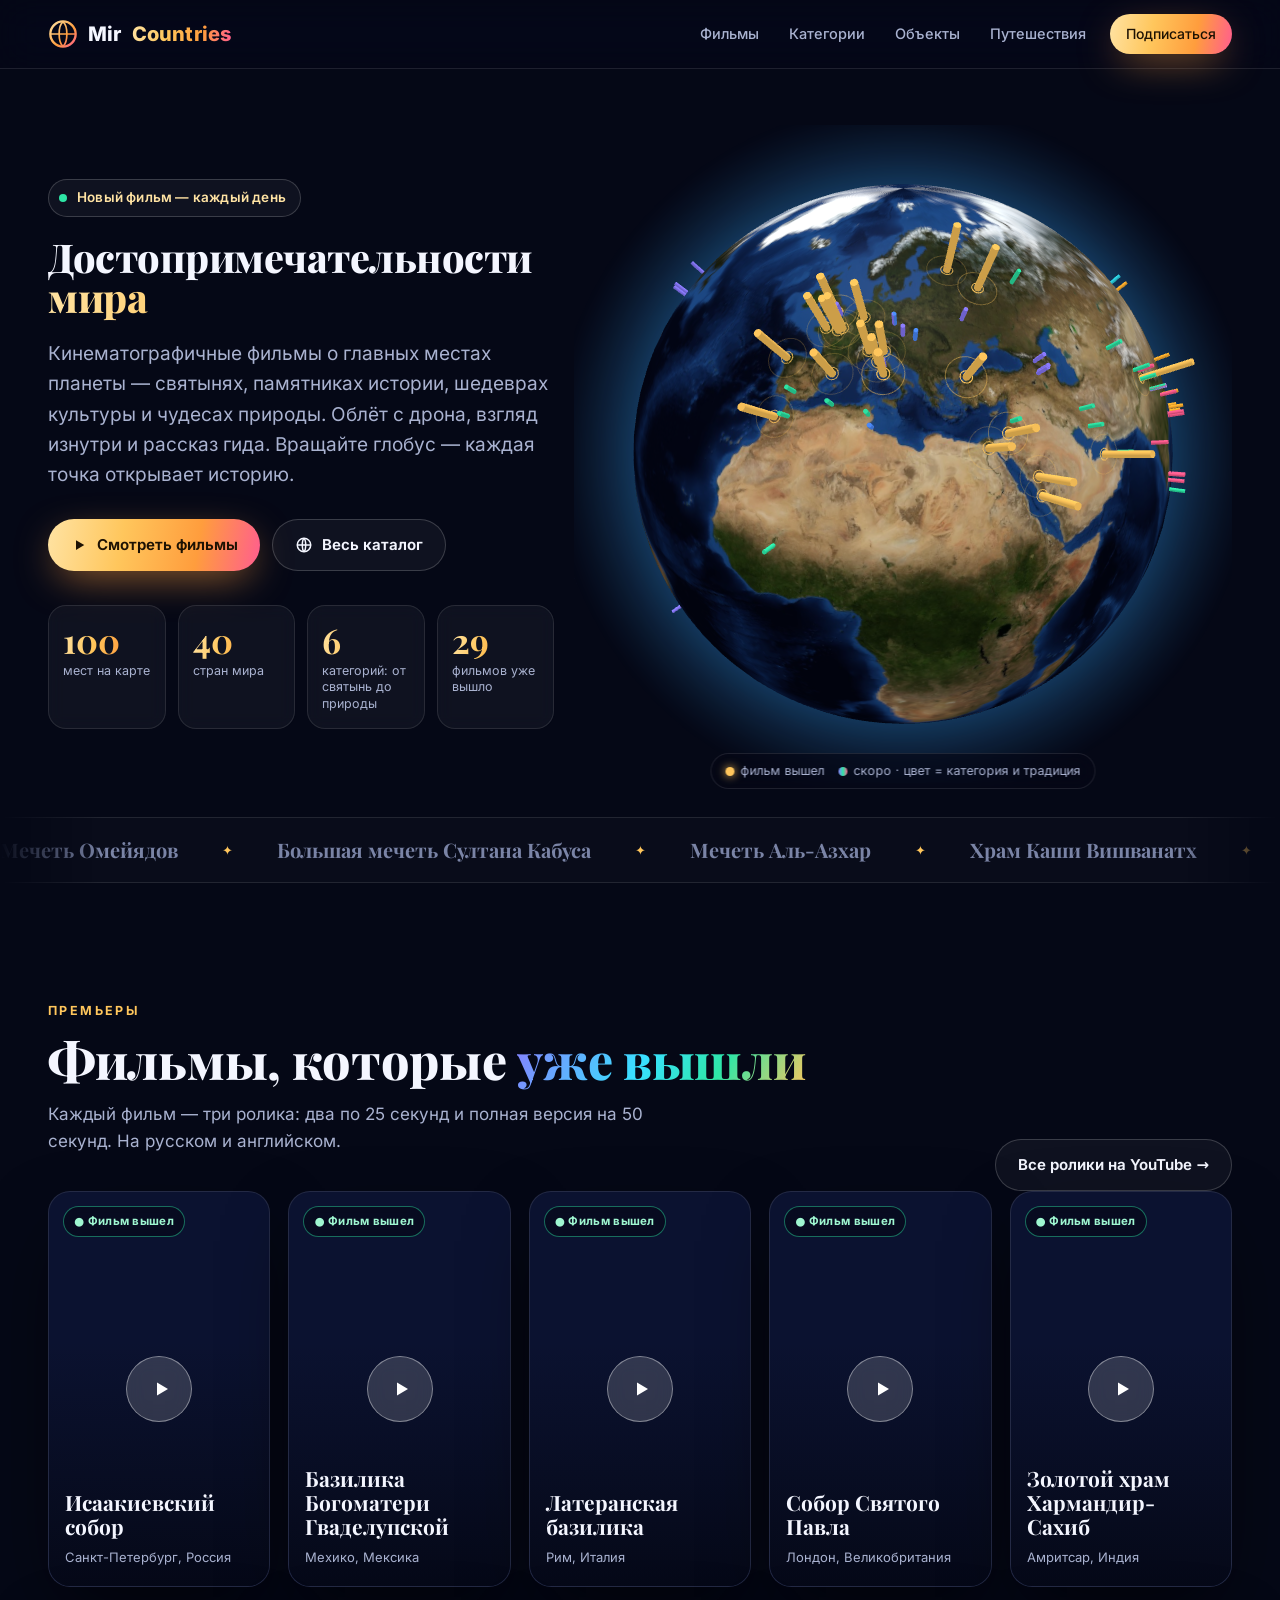
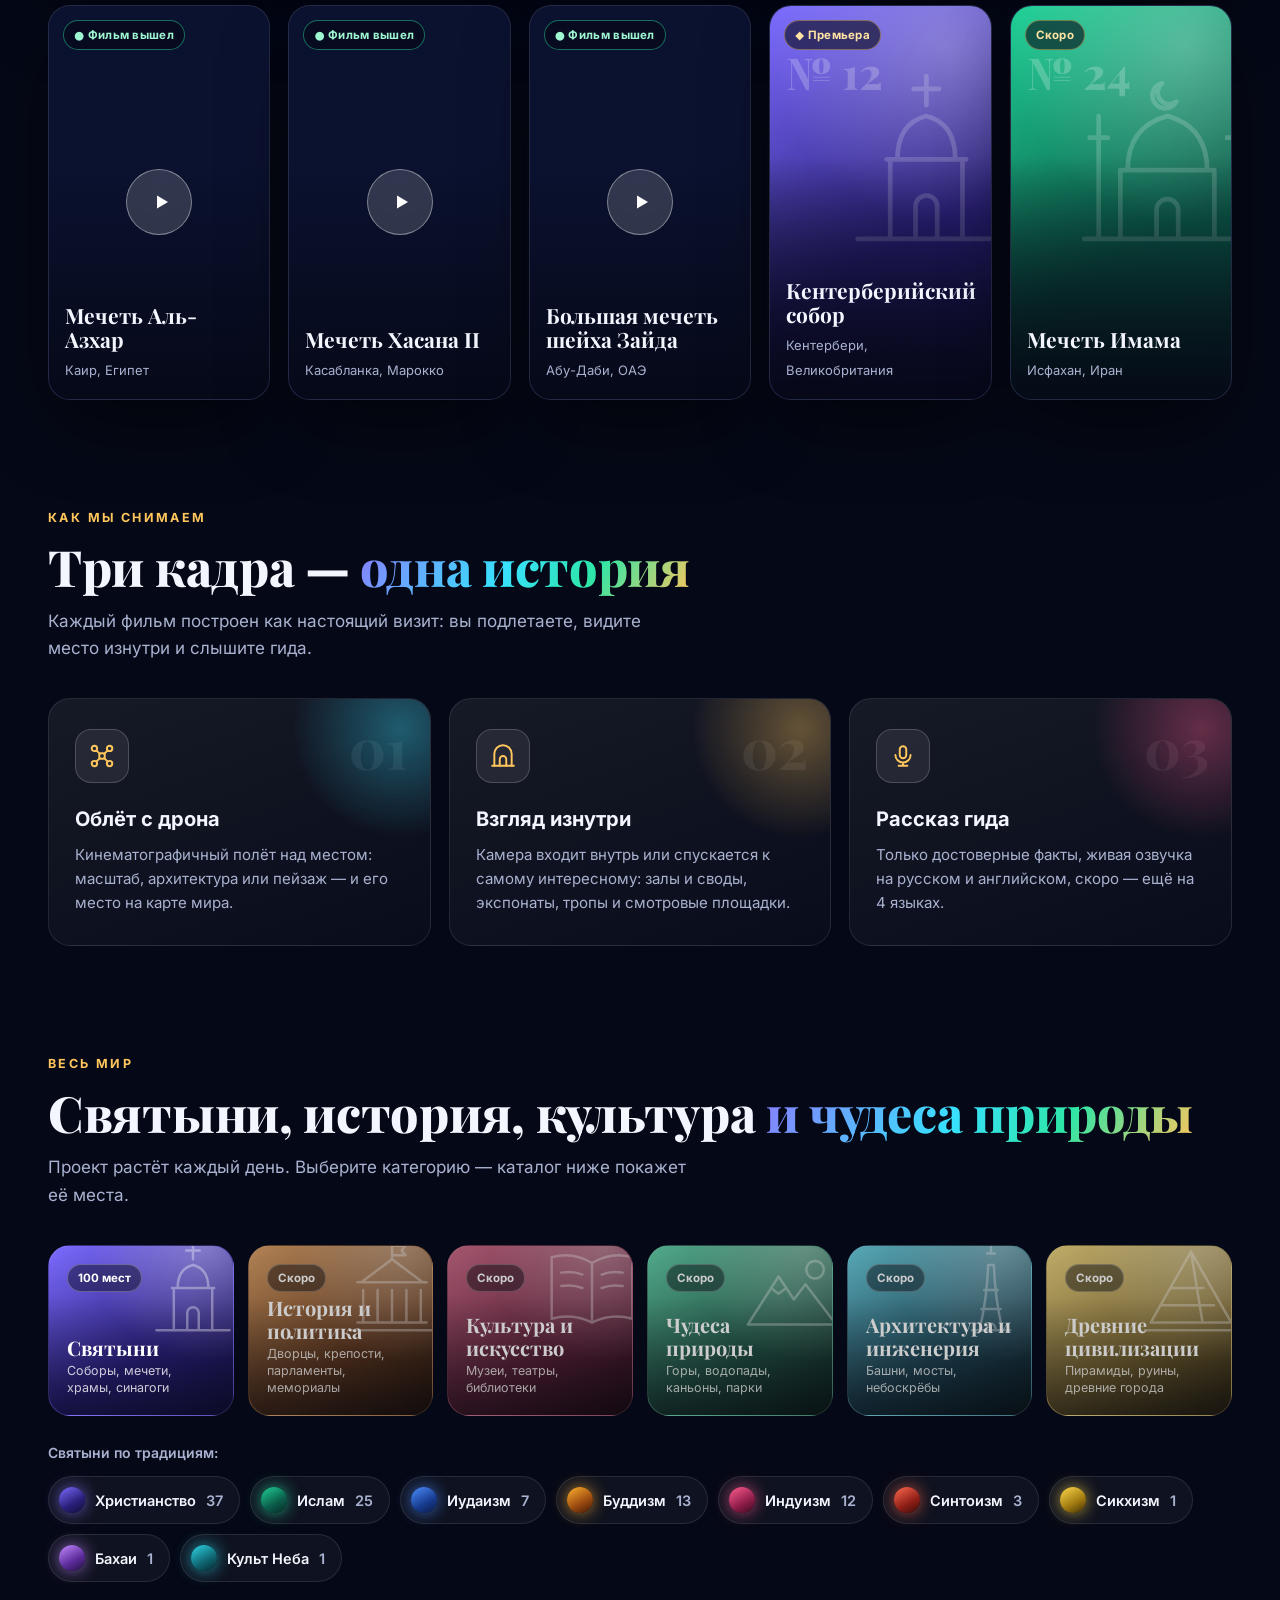
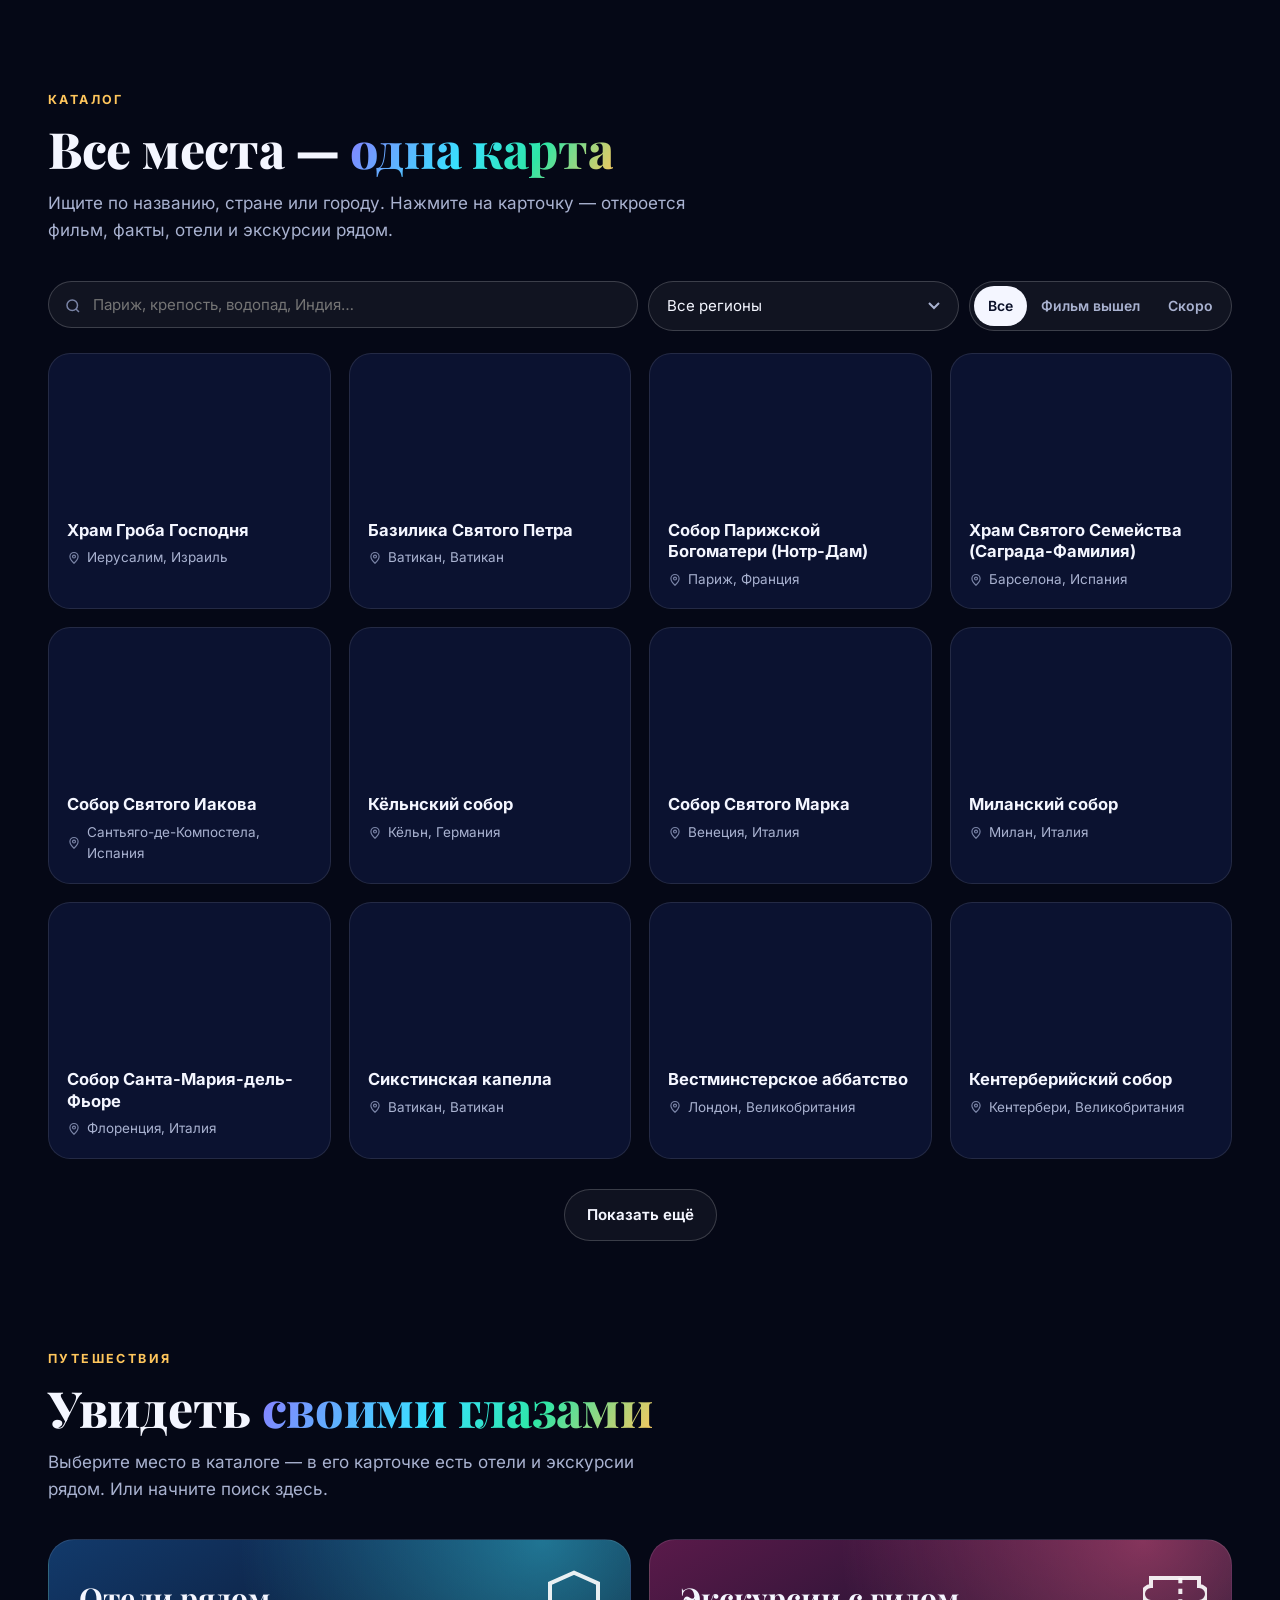
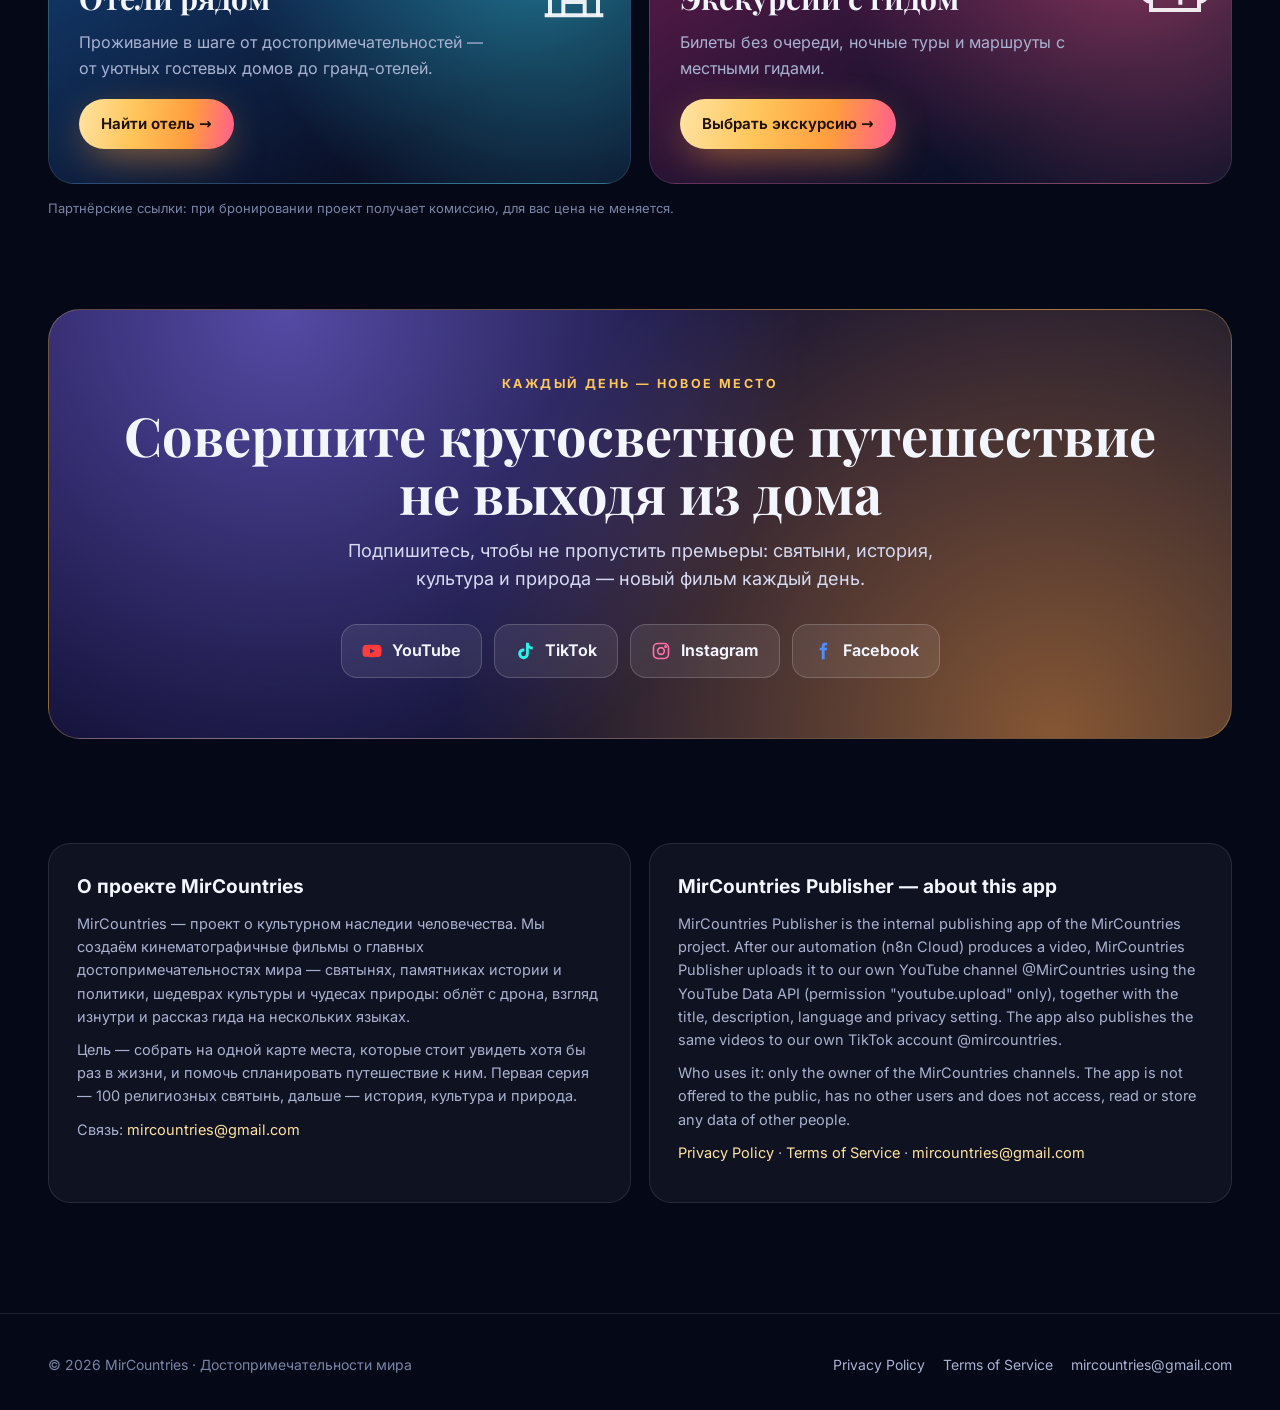
<file: index.html>
<!doctype html>
<html lang="ru">
<head>
<meta charset="utf-8">
<meta name="viewport" content="width=device-width, initial-scale=1">
<title>MirCountries — достопримечательности мира в кинематографичных фильмах</title>
<meta name="description" content="MirCountries: кинематографичные фильмы о главных достопримечательностях мира — святынях, памятниках истории, шедеврах культуры и чудесах природы. Облёт с дрона, взгляд изнутри и рассказ гида на нескольких языках. Интерактивный 3D-глобус, отели и экскурсии рядом.">
<meta name="keywords" content="достопримечательности мира, чудеса света, что посмотреть, святыни мира, исторические места, музеи мира, чудеса природы, путешествия, 3D глобус, MirCountries, world landmarks, wonders of the world">
<meta name="theme-color" content="#050816">
<link rel="canonical" href="https://www.mircountries.com/">
<meta property="og:site_name" content="MirCountries">
<meta property="og:title" content="MirCountries — достопримечательности мира">
<meta property="og:description" content="Кинематографичные фильмы о главных местах планеты: святыни, история, культура и природа. Дрон, взгляд изнутри, рассказ гида. Интерактивный 3D-глобус.">
<meta property="og:url" content="https://www.mircountries.com/">
<meta property="og:type" content="website">
<meta property="og:locale" content="ru_RU">
<meta name="twitter:card" content="summary_large_image">
<link rel="preload" href="/assets/fonts/playfair-display-cyrillic-800-normal.woff2" as="font" type="font/woff2" crossorigin>
<link rel="preload" href="/assets/fonts/inter-cyrillic-wght-normal.woff2" as="font" type="font/woff2" crossorigin>
<link rel="icon" href="data:image/svg+xml,%3Csvg xmlns='http://www.w3.org/2000/svg' viewBox='0 0 32 32'%3E%3Cdefs%3E%3ClinearGradient id='g' x1='0' y1='0' x2='1' y2='1'%3E%3Cstop offset='0' stop-color='%23ffe3a3'/%3E%3Cstop offset='.6' stop-color='%23ff9d3d'/%3E%3Cstop offset='1' stop-color='%23ff5d8f'/%3E%3C/linearGradient%3E%3C/defs%3E%3Ccircle cx='16' cy='16' r='14' fill='%23050816' stroke='url(%23g)' stroke-width='3'/%3E%3Cpath d='M4 16h24M16 2c5 4 5 24 0 28M16 2c-5 4-5 24 0 28' fill='none' stroke='url(%23g)' stroke-width='2'/%3E%3C/svg%3E">
<link rel="stylesheet" href="/style.css">
<script type="application/ld+json">
{"@context":"https://schema.org","@graph":[
 {"@type":"Organization","name":"MirCountries","url":"https://www.mircountries.com/","email":"mircountries@gmail.com",
  "sameAs":["https://www.youtube.com/@MirCountries","https://www.tiktok.com/@mircountries","https://www.instagram.com/mircountries","https://www.facebook.com/profile.php?id=61595357645916"]},
 {"@type":"WebSite","name":"MirCountries","url":"https://www.mircountries.com/","inLanguage":["ru","en"]}
]}
</script>
<!-- Travelpayouts Drive (marker 589223) -->
<script nowprocket data-noptimize="1" data-cfasync="false" data-wpfc-render="false" seraph-accel-crit="1" data-no-defer="1" data-cmp-ab="2">
  (function () {
      var script = document.createElement("script");
      script.async = 1;
      script.setAttribute("data-cmp-ab","2");
      script.src = 'https://tpembars.com/NTg5MjIz.js?t=589223';
      document.head.appendChild(script);
  })();
</script>
</head>
<body>
<div class="cosmos" aria-hidden="true"></div>

<header class="top"><div class="wrap">
  <a class="logo" href="/" aria-label="MirCountries — на главную">
    <svg class="mark" viewBox="0 0 32 32" aria-hidden="true"><defs><linearGradient id="lg" x1="0" y1="0" x2="1" y2="1"><stop offset="0" stop-color="#ffe3a3"/><stop offset=".6" stop-color="#ff9d3d"/><stop offset="1" stop-color="#ff5d8f"/></linearGradient></defs><circle cx="16" cy="16" r="13.5" fill="none" stroke="url(#lg)" stroke-width="2.5"/><path d="M3 16h26M16 3c5.5 4 5.5 22 0 26M16 3c-5.5 4-5.5 22 0 26" fill="none" stroke="url(#lg)" stroke-width="1.8"/></svg><span style="background:none;color:var(--text)">Mir</span><span>Countries</span>
  </a>
  <nav aria-label="Основное меню">
    <a href="#films">Фильмы</a>
    <a href="#categories" class="opt">Категории</a>
    <a href="#objects">Объекты</a>
    <a href="#travel" class="opt">Путешествия</a>
    <a class="btn primary sm" href="https://www.youtube.com/@MirCountries?sub_confirmation=1" target="_blank" rel="noopener">Подписаться</a>
  </nav>
</div></header>

<main>
  <section class="hero">
    <div class="aurora a1"></div><div class="aurora a2"></div><div class="aurora a3"></div>
    <div class="wrap">
      <div class="reveal">
        <span class="eyebrow"><span class="dot"></span>Новый фильм — каждый день</span>
        <h1>Достопримечательности <span class="gr">мира</span></h1>
        <p class="lead">Кинематографичные фильмы о главных местах планеты — святынях, памятниках истории, шедеврах культуры и чудесах природы. Облёт с дрона, взгляд изнутри и рассказ гида. Вращайте глобус — каждая точка открывает историю.</p>
        <div class="cta">
          <a class="btn primary" href="#films"><svg viewBox="0 0 24 24" fill="currentColor" aria-hidden="true"><path d="M8 5.5v13l11-6.5z"/></svg>Смотреть фильмы</a>
          <a class="btn" href="#objects"><svg viewBox="0 0 24 24" fill="none" stroke="currentColor" stroke-width="2" aria-hidden="true"><circle cx="12" cy="12" r="9"/><path d="M3 12h18M12 3c3 3 3 15 0 18M12 3c-3 3-3 15 0 18"/></svg>Весь каталог</a>
        </div>
        <div class="stats">
          <div class="stat"><b data-count id="sTotal">0</b><span>мест на карте</span></div>
          <div class="stat"><b data-count id="sCountries">0</b><span>стран мира</span></div>
          <div class="stat"><b data-count id="sCats">0</b><span>категорий: от святынь до природы</span></div>
          <div class="stat"><b data-count id="sDone">0</b><span>фильмов уже вышло</span></div>
        </div>
      </div>
      <div class="globe-box reveal">
        <div id="globe" role="img" aria-label="Интерактивный 3D-глобус с достопримечательностями мира"></div>
        <div class="globe-legend"><span><i style="background:#ffc65c;box-shadow:0 0 10px #ffc65c"></i>фильм вышел</span><span><i style="background:linear-gradient(90deg,#8b7bff,#2ee6a6,#ff5d8f)"></i>скоро · цвет = категория и традиция</span></div>
      </div>
    </div>
    <div class="marquee" aria-hidden="true"><div class="track" id="marquee"></div></div>
  </section>

  <section class="block" id="films">
    <div class="wrap">
      <div class="head-row reveal">
        <div>
          <span class="kicker">Премьеры</span>
          <h2 class="title">Фильмы, которые <em>уже вышли</em></h2>
          <p class="sub">Каждый фильм — три ролика: два по 25 секунд и полная версия на 50 секунд. На русском и английском.</p>
        </div>
        <a class="btn" href="https://www.youtube.com/@MirCountries/shorts" target="_blank" rel="noopener">Все ролики на YouTube →</a>
      </div>
      <div class="films reveal" id="films-grid"></div>
    </div>
  </section>

  <section class="block" id="how">
    <div class="wrap">
      <div class="reveal">
        <span class="kicker">Как мы снимаем</span>
        <h2 class="title">Три кадра — <em>одна история</em></h2>
        <p class="sub">Каждый фильм построен как настоящий визит: вы подлетаете, видите место изнутри и слышите гида.</p>
      </div>
      <div class="steps">
        <div class="step reveal" style="--c:#38e1ff"><span class="n">01</span><div class="ic"><svg viewBox="0 0 24 24" fill="none" stroke="currentColor" stroke-width="1.8" stroke-linecap="round" aria-hidden="true"><circle cx="5" cy="5" r="2.5"/><circle cx="19" cy="5" r="2.5"/><circle cx="5" cy="19" r="2.5"/><circle cx="19" cy="19" r="2.5"/><path d="M7 7l3 3M17 7l-3 3M7 17l3-3M17 17l-3-3"/><rect x="9.5" y="9.5" width="5" height="5" rx="1.2"/></svg></div><h3>Облёт с дрона</h3><p>Кинематографичный полёт над местом: масштаб, архитектура или пейзаж — и его место на карте мира.</p></div>
        <div class="step reveal" style="--c:#ffc65c"><span class="n">02</span><div class="ic"><svg viewBox="0 0 24 24" fill="none" stroke="currentColor" stroke-width="1.8" stroke-linecap="round" aria-hidden="true"><path d="M4 21V10a8 8 0 0 1 16 0v11"/><path d="M9 21v-6a3 3 0 0 1 6 0v6"/><path d="M2 21h20"/></svg></div><h3>Взгляд изнутри</h3><p>Камера входит внутрь или спускается к самому интересному: залы и своды, экспонаты, тропы и смотровые площадки.</p></div>
        <div class="step reveal" style="--c:#ff5d8f"><span class="n">03</span><div class="ic"><svg viewBox="0 0 24 24" fill="none" stroke="currentColor" stroke-width="1.8" stroke-linecap="round" aria-hidden="true"><rect x="9" y="3" width="6" height="11" rx="3"/><path d="M5 11a7 7 0 0 0 14 0M12 18v3M8 21h8"/></svg></div><h3>Рассказ гида</h3><p>Только достоверные факты, живая озвучка на русском и английском, скоро — ещё на 4 языках.</p></div>
      </div>
    </div>
  </section>

  <section class="block" id="categories">
    <div class="wrap">
      <div class="reveal">
        <span class="kicker">Весь мир</span>
        <h2 class="title">Святыни, история, культура <em>и чудеса природы</em></h2>
        <p class="sub">Проект растёт каждый день. Выберите категорию — каталог ниже покажет её места.</p>
      </div>
      <div class="cats reveal" id="cats"></div>
      <div class="faith-row reveal" id="faithRow"><span class="faith-label">Святыни по традициям:</span><div class="faiths" id="faiths"></div></div>
    </div>
  </section>

  <section class="block" id="objects">
    <div class="wrap">
      <div class="reveal">
        <span class="kicker">Каталог</span>
        <h2 class="title">Все места — <em>одна карта</em></h2>
        <p class="sub">Ищите по названию, стране или городу. Нажмите на карточку — откроется фильм, факты, отели и экскурсии рядом.</p>
      </div>
      <div class="toolbar reveal">
        <label class="search"><svg viewBox="0 0 24 24" fill="none" stroke="currentColor" stroke-width="2" aria-hidden="true"><circle cx="11" cy="11" r="7"/><path d="M20 20l-4-4"/></svg><input id="q" type="search" placeholder="Париж, крепость, водопад, Индия…" aria-label="Поиск по объектам"></label>
        <select id="region" aria-label="Регион"><option value="">Все регионы</option></select>
        <div class="seg" role="group" aria-label="Статус">
          <button type="button" data-status="" aria-pressed="true">Все</button>
          <button type="button" data-status="DONE" aria-pressed="false">Фильм вышел</button>
          <button type="button" data-status="SOON" aria-pressed="false">Скоро</button>
        </div>
      </div>
      <div class="grid" id="grid" aria-live="polite"></div>
      <div class="more"><button class="btn" id="moreBtn" type="button">Показать ещё</button></div>
    </div>
  </section>

  <section class="block" id="travel">
    <div class="wrap">
      <div class="reveal">
        <span class="kicker">Путешествия</span>
        <h2 class="title">Увидеть <em>своими глазами</em></h2>
        <p class="sub">Выберите место в каталоге — в его карточке есть отели и экскурсии рядом. Или начните поиск здесь.</p>
      </div>
      <div class="travel">
        <a class="tcard h reveal" href="https://www.trip.com/hotels/" target="_blank" rel="sponsored noopener">
          <svg class="big" viewBox="0 0 24 24" fill="none" stroke="currentColor" stroke-width="1.5" aria-hidden="true"><path d="M3 20V8l9-4 9 4v12"/><path d="M8 20v-5h8v5M8 10h.01M12 10h.01M16 10h.01"/><path d="M1 20h22"/></svg>
          <h3>Отели рядом</h3><p>Проживание в шаге от достопримечательностей — от уютных гостевых домов до гранд-отелей.</p><span class="btn primary">Найти отель →</span>
        </a>
        <a class="tcard e reveal" href="https://www.getyourguide.com/" target="_blank" rel="sponsored noopener">
          <svg class="big" viewBox="0 0 24 24" fill="none" stroke="currentColor" stroke-width="1.5" aria-hidden="true"><path d="M3 9a2 2 0 0 0 0 6v3h18v-3a2 2 0 0 0 0-6V6H3z"/><path d="M14 6v12" stroke-dasharray="2 2"/></svg>
          <h3>Экскурсии с гидом</h3><p>Билеты без очереди, ночные туры и маршруты с местными гидами.</p><span class="btn primary">Выбрать экскурсию →</span>
        </a>
      </div>
      <p class="note">Партнёрские ссылки: при бронировании проект получает комиссию, для вас цена не меняется.</p>

      <div class="subscribe reveal">
        <span class="kicker">Каждый день — новое место</span>
        <h2>Совершите кругосветное путешествие <br>не выходя из дома</h2>
        <p>Подпишитесь, чтобы не пропустить премьеры: святыни, история, культура и природа — новый фильм каждый день.</p>
        <div class="socials">
          <a class="soc yt" href="https://www.youtube.com/@MirCountries?sub_confirmation=1" target="_blank" rel="noopener"><svg viewBox="0 0 24 24" fill="currentColor" aria-hidden="true"><path d="M23 7.2a3 3 0 0 0-2.1-2.1C19 4.6 12 4.6 12 4.6s-7 0-8.9.5A3 3 0 0 0 1 7.2 31 31 0 0 0 .5 12 31 31 0 0 0 1 16.8a3 3 0 0 0 2.1 2.1c1.9.5 8.9.5 8.9.5s7 0 8.9-.5a3 3 0 0 0 2.1-2.1c.4-1.6.5-4.8.5-4.8s0-3.2-.5-4.8zM9.7 15.1V8.9l5.8 3.1z"/></svg>YouTube</a>
          <a class="soc tt" href="https://www.tiktok.com/@mircountries" target="_blank" rel="noopener"><svg viewBox="0 0 24 24" fill="currentColor" aria-hidden="true"><path d="M16.6 2h-3.4v13.4a2.9 2.9 0 1 1-2.9-2.9c.3 0 .6 0 .9.1V9.1a6.4 6.4 0 1 0 5.4 6.3V8.6a8 8 0 0 0 4.6 1.5V6.7a4.7 4.7 0 0 1-4.6-4.7z"/></svg>TikTok</a>
          <a class="soc ig" href="https://www.instagram.com/mircountries" target="_blank" rel="noopener"><svg viewBox="0 0 24 24" fill="none" stroke="currentColor" stroke-width="2" aria-hidden="true"><rect x="3" y="3" width="18" height="18" rx="5"/><circle cx="12" cy="12" r="4"/><circle cx="17.5" cy="6.5" r=".8" fill="currentColor"/></svg>Instagram</a>
          <a class="soc fb" href="https://www.facebook.com/profile.php?id=61595357645916" target="_blank" rel="noopener"><svg viewBox="0 0 24 24" fill="currentColor" aria-hidden="true"><path d="M14 8V6.3c0-.8.2-1.3 1.4-1.3H17V2h-2.6C11.3 2 10.5 3.9 10.5 6.1V8H8v3h2.5v11H14V11h2.7l.4-3z"/></svg>Facebook</a>
        </div>
      </div>
    </div>
  </section>

  <section class="block" id="about">
    <div class="wrap about">
      <div class="box reveal">
        <h3>О проекте MirCountries</h3>
        <p>MirCountries — проект о культурном наследии человечества. Мы создаём кинематографичные фильмы о главных достопримечательностях мира — святынях, памятниках истории и политики, шедеврах культуры и чудесах природы: облёт с дрона, взгляд изнутри и рассказ гида на нескольких языках.</p>
        <p>Цель — собрать на одной карте места, которые стоит увидеть хотя бы раз в жизни, и помочь спланировать путешествие к ним. Первая серия — 100 религиозных святынь, дальше — история, культура и природа.</p>
        <p>Связь: <a href="mailto:mircountries@gmail.com">mircountries@gmail.com</a></p>
      </div>
      <div class="box reveal">
        <h3>MirCountries Publisher — about this app</h3>
        <p>MirCountries Publisher is the internal publishing app of the MirCountries project. After our automation (n8n Cloud) produces a video, MirCountries Publisher uploads it to our own YouTube channel @MirCountries using the YouTube Data API (permission "youtube.upload" only), together with the title, description, language and privacy setting. The app also publishes the same videos to our own TikTok account @mircountries.</p>
        <p>Who uses it: only the owner of the MirCountries channels. The app is not offered to the public, has no other users and does not access, read or store any data of other people.</p>
        <p><a href="/privacy-policy">Privacy Policy</a> · <a href="/terms-of-service">Terms of Service</a> · <a href="mailto:mircountries@gmail.com">mircountries@gmail.com</a></p>
      </div>
    </div>
  </section>
</main>

<footer><div class="wrap">
  <span>© 2026 MirCountries · Достопримечательности мира</span>
  <nav><a href="/privacy-policy">Privacy Policy</a><a href="/terms-of-service">Terms of Service</a><a href="mailto:mircountries@gmail.com">mircountries@gmail.com</a></nav>
</div></footer>

<dialog class="modal" id="modal" aria-labelledby="mTitle">
  <button class="mclose" type="button" aria-label="Закрыть" onclick="closeModal()">×</button>
  <div class="mbox" id="mbox"></div>
</dialog>

<script src="/objects.js"></script>
<script src="/assets/globe.gl.min.js"></script>
<script>
// ---------- Данные ----------
const FAITHS = {
  christian: { label: 'Христианство', c: '#8b7bff', g: 'linear-gradient(150deg,#7b6cff,#2a1f7a 60%,#120e3a)', glyph: 'church' },
  islam:     { label: 'Ислам',        c: '#2ee6a6', g: 'linear-gradient(150deg,#1fd197,#0b5d4a 60%,#062b25)', glyph: 'mosque' },
  judaism:   { label: 'Иудаизм',      c: '#4d8dff', g: 'linear-gradient(150deg,#4d8dff,#173c8f 60%,#0b1a45)', glyph: 'star' },
  buddhism:  { label: 'Буддизм',      c: '#ffb02e', g: 'linear-gradient(150deg,#ffb02e,#9a4a0f 60%,#3d1806)', glyph: 'stupa' },
  hinduism:  { label: 'Индуизм',      c: '#ff5d8f', g: 'linear-gradient(150deg,#ff5d8f,#8f1d4a 60%,#3a0a1f)', glyph: 'shikhara' },
  shinto:    { label: 'Синтоизм',     c: '#ff6a4d', g: 'linear-gradient(150deg,#ff6a4d,#8f1f17 60%,#3a0b08)', glyph: 'torii' },
  sikh:      { label: 'Сикхизм',      c: '#ffd84d', g: 'linear-gradient(150deg,#ffd84d,#a07a10 60%,#3d2c05)', glyph: 'dome' },
  bahai:     { label: 'Бахаи',        c: '#c38bff', g: 'linear-gradient(150deg,#c38bff,#5b2b9a 60%,#22103d)', glyph: 'lotus' },
  china:     { label: 'Культ Неба',   c: '#2ed6e6', g: 'linear-gradient(150deg,#2ed6e6,#0f6470 60%,#06272c)', glyph: 'heaven' },
};
const GLYPHS = {
  church: 'M50 4v16M43 11h14M34 50Q34 30 50 26Q66 30 66 50M28 50h44M30 50v44h40V50M44 94V76a6 6 0 0 1 12 0v18M12 94h76',
  mosque: 'M47 8a7 7 0 1 0 8 10a6 6 0 0 1-8-10zM28 56Q28 32 50 26Q72 32 72 56M24 56h52v38H24zM12 94V38M7 38h10M12 38v-12M88 94V38M83 38h10M88 38v-12M44 94V78a6 6 0 0 1 12 0v16M4 94h92',
  star: 'M50 12L82 68H18zM50 88L18 32H82zM8 96h84',
  stupa: 'M50 4v14M45 18h10M42 24h16M30 56Q30 30 50 28Q70 30 70 56M22 56h56M18 68h64M14 80h72M10 92h80',
  shikhara: 'M50 4v8M38 94V44Q50 8 62 44v50M40 56h20M39 70h22M38 84h24M24 94V62Q30 50 38 54M76 94V62Q70 50 62 54M10 94h80',
  torii: 'M8 22Q50 12 92 22M16 34h68M26 20v76M74 20v76M44 34v-14M56 34v-14M8 96h84',
  dome: 'M50 8v12M30 52Q30 26 50 20Q70 26 70 52M24 52h52v42H24zM14 94V60M86 94V60M10 60h8M82 60h8M44 94V78a6 6 0 0 1 12 0v16M4 94h92',
  lotus: 'M50 18Q63 44 50 72Q37 44 50 18zM50 72Q30 58 20 34Q42 40 50 72M50 72Q70 58 80 34Q58 40 50 72M50 72Q24 68 6 52Q30 48 50 72M50 72Q76 68 94 52Q70 48 50 72M12 86h76',
  heaven: 'M50 4v8M30 26Q50 10 70 26zM36 26v10h28V26M22 46Q50 30 78 46zM28 46v12h44V46M14 70Q50 52 86 70zM22 70v18h56V70M6 94h88',
  palace: 'M50 6v14M50 6h14l-4 5 4 5H50M18 44L50 20L82 44zM14 44h72M20 52v34M35 52v34M50 52v34M65 52v34M80 52v34M14 86h72M8 94h84',
  book: 'M50 24Q30 12 8 18v64q22-6 42 4q20-10 42-4V18Q70 12 50 24zM50 24v62M18 34q12-2 22 2M18 48q12-2 22 2M60 36q10-4 22-2M60 50q10-4 22-2',
  mountain: 'M4 88L36 38l16 24 12-16 32 42zM28 50l8 6 8-6M74 22a9 9 0 1 0 .01 0',
  tower: 'M50 4v10M46 14h8M38 94Q46 60 47 26h6q1 34 9 68M43 52h14M40 72h20M45 94a5 7 0 0 1 10 0M30 94h40',
  pyramid: 'M50 12L92 86H8zM50 12l12 74M29 50h34M18 68h56M2 94h96',
};
// Категории мест. Новые объекты: 8-й элемент строки в objects.js — код категории (по умолчанию religion).
const CATS = {
  religion:     { label: 'Святыни',                 desc: 'Соборы, мечети, храмы, синагоги',      c: '#8b7bff', g: 'linear-gradient(150deg,#7b6cff,#2a1f7a 60%,#120e3a)', glyph: 'church' },
  history:      { label: 'История и политика',      desc: 'Дворцы, крепости, парламенты, мемориалы', c: '#ff9d3d', g: 'linear-gradient(150deg,#ff9d3d,#8a3d0c 60%,#351605)', glyph: 'palace' },
  culture:      { label: 'Культура и искусство',    desc: 'Музеи, театры, библиотеки',           c: '#ff5d8f', g: 'linear-gradient(150deg,#ff5d8f,#8f1d4a 60%,#3a0a1f)', glyph: 'book' },
  nature:       { label: 'Чудеса природы',          desc: 'Горы, водопады, каньоны, парки',      c: '#2ee6a6', g: 'linear-gradient(150deg,#2ee6a6,#0b6b4f 60%,#052b22)', glyph: 'mountain' },
  architecture: { label: 'Архитектура и инженерия', desc: 'Башни, мосты, небоскрёбы',            c: '#38e1ff', g: 'linear-gradient(150deg,#38e1ff,#0d5a78 60%,#05222f)', glyph: 'tower' },
  ancient:      { label: 'Древние цивилизации',     desc: 'Пирамиды, руины, древние города',     c: '#ffd84d', g: 'linear-gradient(150deg,#ffd84d,#9a7410 60%,#3d2c05)', glyph: 'pyramid' },
};
const REGIONS = {
  'Европа': ['Ватикан','Франция','Испания','Германия','Италия','Великобритания','Венгрия','Чехия','Австрия','Украина','Россия'],
  'Ближний Восток': ['Израиль','Иерусалим','Турция','Саудовская Аравия','ОАЭ','Иран','Сирия','Оман'],
  'Кавказ и Средняя Азия': ['Грузия','Армения','Узбекистан'],
  'Африка': ['Марокко','Египет','Тунис','Мали','Алжир'],
  'Южная Азия': ['Индия','Пакистан','Шри-Ланка'],
  'Восточная и Юго-Восточная Азия': ['Камбоджа','Индонезия','Мьянма','Таиланд','Китай','Япония','Южная Корея'],
  'Америка': ['Мексика','Бразилия','США','Канада'],
};
// Английские названия городов: сайты бронирования плохо ищут по кириллице
const CITY_EN = {"Иерусалим":"Jerusalem","Ватикан":"Rome","Париж":"Paris","Барселона":"Barcelona","Сантьяго-де-Компостела":"Santiago de Compostela","Кёльн":"Cologne","Венеция":"Venice","Милан":"Milan","Флоренция":"Florence","Лондон":"London","Кентербери":"Canterbury","Шартр":"Chartres","Москва":"Moscow","Мон-Сен-Мишель":"Mont-Saint-Michel","Стамбул":"Istanbul","Мекка":"Mecca","Медина":"Medina","Абу-Даби":"Abu Dhabi","Исфахан":"Isfahan","Шираз":"Shiraz","Касабланка":"Casablanca","Каир":"Cairo","Дамаск":"Damascus","Кайруан":"Kairouan","Кордова":"Cordoba","Дженне":"Djenne","Лахор":"Lahore","Будапешт":"Budapest","Прага":"Prague","Амритсар":"Amritsar","Варанаси":"Varanasi","Мадурай":"Madurai","Танджавур":"Thanjavur","Сиемреап":"Siem Reap","Прамбанан":"Yogyakarta","Бесаких":"Bali","Бодх-Гая":"Bodh Gaya","Боробудур":"Yogyakarta","Янгон":"Yangon","Бангкок":"Bangkok","Лхаса":"Lhasa","Нара":"Nara","Исэ":"Ise","Нью-Дели":"New Delhi","Вена":"Vienna","Ассизи":"Assisi","Рим":"Rome","Мехико":"Mexico City","Апаресида":"Aparecida","Солт-Лейк-Сити":"Salt Lake City","Вашингтон":"Washington","Нью-Йорк":"New York","Сент-Анн-де-Бопре":"Quebec City","Сергиев Посад":"Sergiev Posad","Санкт-Петербург":"Saint Petersburg","Киев":"Kyiv","Мцхета":"Mtskheta","Гегард":"Yerevan","Покр-Веди":"Yerevan","Фес":"Fes","Маскат":"Muscat","Джакарта":"Jakarta","Исламабад":"Islamabad","Дели":"Delhi","Самарканд":"Samarkand","Казань":"Kazan","Алжир":"Algiers","Коломбо":"Colombo","Джерба":"Djerba","Катра":"Katra","Прабхас-Патан":"Somnath","Пури":"Puri","Тируччираппалли":"Tiruchirappalli","Кедарнатх":"Kedarnath","Бхубанешвар":"Bhubaneswar","Пекин":"Beijing","Утай":"Wutai Shan","Киото":"Kyoto","Токио":"Tokyo","Кёнджу":"Gyeongju"};

function faithOf(name, country) {
  if (/мечет|Масджид|Купол Скалы|Мескита/i.test(name)) return 'islam';
  if (/синагог|Стена Плача/i.test(name)) return 'judaism';
  if (/Хармандир/.test(name)) return 'sikh';
  if (/Лотоса/.test(name)) return 'bahai';
  if (/Исэ|Инари|дзингу/.test(name)) return 'shinto';
  if (/Храм Неба/.test(name)) return 'china';
  if (/Будд|Ступа|Пагода|Махабодхи|Джоканг|Тодай|Фогуан|Киёмидзу|Сэнсо|Булгукса|Ват |Ангкор/.test(name)) return 'buddhism';
  if (['Индия', 'Индонезия'].includes(country)) return 'hinduism';
  return 'christian';
}
const regionOf = c => Object.keys(REGIONS).find(r => REGIONS[r].includes(c)) || 'Другие страны';
const short = n => n.split(' — ')[0];
const esc = s => String(s).replace(/[&<>"]/g, c => ({ '&': '&amp;', '<': '&lt;', '>': '&gt;', '"': '&quot;' }[c]));
const cityEn = o => CITY_EN[o.city] || o.city;

const items = (window.MC_OBJECTS || []).map((r, i) => {
  const o = { i, name: r[0], country: r[1], city: r[2], lat: r[3], lng: r[4], done: r[5] === 'DONE', yt: r[6] || '' };
  o.cat = CATS[r[7]] ? r[7] : 'religion';
  o.faith = o.cat === 'religion' ? faithOf(o.name, o.country) : '';
  o.region = regionOf(o.country);
  return o;
});
// Оформление карточки: святыни — цвет традиции, остальные — цвет категории
const F = o => o.cat === 'religion' ? FAITHS[o.faith] : CATS[o.cat];
const num = o => String(o.i + 1).padStart(2, '0');
const glyph = o => `<svg class="glyph" viewBox="0 0 100 100" fill="none" stroke="currentColor" stroke-width="2.6" stroke-linecap="round" stroke-linejoin="round" aria-hidden="true"><path d="${GLYPHS[F(o).glyph]}"/></svg>`;
const thumb = o => `https://i.ytimg.com/vi/${o.yt}/hqdefault.jpg`;
const pin = '<svg viewBox="0 0 24 24" fill="none" stroke="currentColor" stroke-width="2" aria-hidden="true"><path d="M12 21s-7-6.2-7-11.5A7 7 0 0 1 19 9.5C19 14.8 12 21 12 21z"/><circle cx="12" cy="9.5" r="2.5"/></svg>';

// ---------- Счётчики ----------
const counters = {
  sTotal: items.length,
  sCountries: new Set(items.map(x => x.country === 'Иерусалим' ? 'Израиль' : x.country)).size,
  sCats: Object.keys(CATS).length,
  sDone: items.filter(x => x.done).length,
};
function animateCount(el, to) {
  const t0 = performance.now(), dur = 1400;
  const step = t => { const p = Math.min(1, (t - t0) / dur); el.textContent = Math.round(to * (1 - Math.pow(1 - p, 3))); if (p < 1) requestAnimationFrame(step); };
  requestAnimationFrame(step);
}
Object.entries(counters).forEach(([id, v]) => { const el = document.getElementById(id); el.textContent = v; el.dataset.to = v; });

// ---------- Бегущая строка ----------
const names = items.slice().sort(() => Math.random() - .5).slice(0, 40).map(o => `<span>${esc(short(o.name).replace(/\s*\(.*\)/, ''))}</span>`).join('');
document.getElementById('marquee').innerHTML = names + names;

// ---------- Премьеры ----------
function filmCard(o, label) {
  if (o.done) {
    return `<button class="film" type="button" data-i="${o.i}" aria-label="Смотреть: ${esc(short(o.name))}">
      <img src="${thumb(o)}" alt="" loading="lazy" onerror="this.remove()">
      <span class="tag"><span class="pill done">● Фильм вышел</span></span>
      <span class="play"><svg viewBox="0 0 24 24" fill="#fff" aria-hidden="true"><path d="M8 5.5v13l11-6.5z"/></svg></span>
      <span class="meta"><h3>${esc(short(o.name))}</h3><span class="loc">${esc(o.city)}, ${esc(o.country)}</span></span>
    </button>`;
  }
  return `<button class="film upcoming" type="button" data-i="${o.i}" aria-label="${esc(short(o.name))} — скоро">
    <span class="art" style="--g:${F(o).g}">${glyph(o)}<span class="num">№ ${num(o)}</span></span>
    <span class="tag"><span class="pill soon">${label}</span></span>
    <span class="meta"><h3>${esc(short(o.name))}</h3><span class="loc">${esc(o.city)}, ${esc(o.country)}</span></span>
  </button>`;
}
const done = items.filter(x => x.done);
const recent = done.slice(-8).reverse();
const next = items.filter(x => !x.done).slice(0, Math.max(2, 5 - recent.length));
document.getElementById('films-grid').innerHTML =
  recent.map(o => filmCard(o)).join('') +
  next.map((o, k) => filmCard(o, k === 0 ? '◆ Премьера' : 'Скоро')).join('');

// ---------- Категории ----------
const cWrap = document.getElementById('cats');
let catFilter = '';
Object.entries(CATS).forEach(([k, c]) => {
  const n = items.filter(x => x.cat === k).length;
  const b = document.createElement('button');
  b.type = 'button'; b.className = 'cat' + (n ? '' : ' soon'); b.dataset.cat = k; b.setAttribute('aria-pressed', 'false');
  b.style.setProperty('--c', c.c); b.style.setProperty('--g', c.g);
  b.innerHTML = `<svg class="glyph" viewBox="0 0 100 100" fill="none" stroke="currentColor" stroke-width="2.6" stroke-linecap="round" stroke-linejoin="round" aria-hidden="true"><path d="${GLYPHS[c.glyph]}"/></svg>
    <span class="cnt">${n ? n + ' ' + plural(n, 'место', 'места', 'мест') : 'Скоро'}</span><b>${c.label}</b><small>${c.desc}</small>`;
  if (!n) { b.disabled = true; b.title = 'Эта категория скоро появится в проекте'; }
  b.onclick = () => {
    catFilter = catFilter === k ? '' : k;
    if (catFilter !== 'religion') faithFilter = '';
    syncPressed(); shown = PAGE; render();
    if (catFilter) document.getElementById('objects').scrollIntoView({ behavior: 'smooth' });
  };
  cWrap.appendChild(b);
});
function plural(n, one, few, many) { const m10 = n % 10, m100 = n % 100; return m10 === 1 && m100 !== 11 ? one : m10 >= 2 && m10 <= 4 && (m100 < 12 || m100 > 14) ? few : many; }
function syncPressed() {
  cWrap.querySelectorAll('.cat').forEach(x => x.setAttribute('aria-pressed', String(x.dataset.cat === catFilter)));
  fWrap.querySelectorAll('.faith').forEach(x => x.setAttribute('aria-pressed', String(x.dataset.faith === faithFilter)));
  document.getElementById('faithRow').hidden = !!catFilter && catFilter !== 'religion';
}

// ---------- Традиции (внутри категории «Святыни») ----------
const fWrap = document.getElementById('faiths');
let faithFilter = '';
Object.entries(FAITHS).forEach(([k, f]) => {
  const n = items.filter(x => x.faith === k).length;
  if (!n) return;
  const b = document.createElement('button');
  b.type = 'button'; b.className = 'faith'; b.dataset.faith = k; b.setAttribute('aria-pressed', 'false');
  b.style.setProperty('--c', f.c); b.style.setProperty('--g', f.g);
  b.innerHTML = `<span class="sw"></span>${f.label} <b>${n}</b>`;
  b.onclick = () => {
    faithFilter = faithFilter === k ? '' : k;
    if (faithFilter) catFilter = 'religion';
    syncPressed(); shown = PAGE; render();
    if (faithFilter) document.getElementById('objects').scrollIntoView({ behavior: 'smooth' });
  };
  fWrap.appendChild(b);
});

// ---------- Каталог ----------
const PAGE = 12;
let shown = PAGE, statusFilter = '';
const grid = document.getElementById('grid');
const regionSel = document.getElementById('region');
[...Object.keys(REGIONS), 'Другие страны'].filter(r => items.some(x => x.region === r)).forEach(r => { const o = document.createElement('option'); o.value = r; o.textContent = r; regionSel.appendChild(o); });
function card(o) {
  const media = o.done ? `<img src="${thumb(o)}" alt="" loading="lazy" onerror="this.remove()">` : `${glyph(o)}<span class="num">№ ${num(o)}</span>`;
  return `<button class="card" type="button" data-i="${o.i}" style="--c:${F(o).c}">
    <span class="art" style="--g:${F(o).g}">${media}
      <span class="pill ${o.done ? 'done' : 'soon'}">${o.done ? '● Фильм вышел' : 'Скоро'}</span>
      <span class="ft">${F(o).label}</span></span>
    <span class="body"><h3>${esc(short(o.name))}</h3><span class="loc">${pin}${esc(o.city)}, ${esc(o.country)}</span></span>
  </button>`;
}
function filtered() {
  const q = document.getElementById('q').value.trim().toLowerCase();
  const r = regionSel.value;
  return items.filter(x =>
    (!q || (x.name + ' ' + x.country + ' ' + x.city + ' ' + F(x).label + ' ' + CATS[x.cat].label).toLowerCase().includes(q)) &&
    (!r || x.region === r) && (!catFilter || x.cat === catFilter) && (!faithFilter || x.faith === faithFilter) &&
    (!statusFilter || (statusFilter === 'DONE' ? x.done : !x.done)));
}
function render() {
  const list = filtered();
  grid.innerHTML = list.slice(0, shown).map(card).join('') || '<p class="empty">Ничего не найдено — попробуйте другой запрос.</p>';
  document.getElementById('moreBtn').style.display = list.length > shown ? '' : 'none';
}
document.getElementById('moreBtn').onclick = () => { shown += PAGE; render(); };
document.getElementById('q').addEventListener('input', () => { shown = PAGE; render(); });
regionSel.addEventListener('input', () => { shown = PAGE; render(); });
document.querySelectorAll('.seg button').forEach(b => b.onclick = () => {
  statusFilter = b.dataset.status;
  document.querySelectorAll('.seg button').forEach(x => x.setAttribute('aria-pressed', String(x === b)));
  shown = PAGE; render();
});
render();
document.addEventListener('click', e => {
  const el = e.target.closest('.film, .card');
  if (el) openModal(items[+el.dataset.i]);
});

// ---------- Окно объекта ----------
const modal = document.getElementById('modal');
function openModal(o) {
  const f = F(o);
  const media = o.done
    ? `<iframe src="https://www.youtube.com/embed/${o.yt}?autoplay=1&rel=0&modestbranding=1" title="${esc(short(o.name))}" allow="autoplay; encrypted-media; picture-in-picture" allowfullscreen></iframe>`
    : `<div class="art" style="--g:${f.g}">${glyph(o)}<span class="num">№ ${num(o)}</span></div><p class="soon">🎬 Фильм об этой святыне скоро выйдет. Подпишитесь, чтобы увидеть премьеру первыми.</p>`;
  const watch = o.done ? `https://www.youtube.com/shorts/${o.yt}` : 'https://www.youtube.com/@MirCountries?sub_confirmation=1';
  document.getElementById('mbox').innerHTML = `
    <div class="mmedia${o.done ? '' : ' soon-media'}">${media}</div>
    <div class="minfo">
      <span class="kicker" style="color:${f.c};margin:0">${o.cat === 'religion' ? 'Святыни · ' + f.label : f.label} · № ${num(o)}</span>
      <h3 id="mTitle">${esc(short(o.name))}</h3>
      <div class="facts">
        <div class="fact"><span>Страна</span><b>${esc(o.country)}</b></div>
        <div class="fact"><span>Город</span><b>${esc(o.city)}</b></div>
        <div class="fact"><span>Категория</span><b>${esc(CATS[o.cat].label)}</b></div>
        <div class="fact"><span>Координаты</span><b>${o.lat.toFixed(3)}, ${o.lng.toFixed(3)}</b></div>
      </div>
      <div class="mactions">
        <a class="btn primary sm" href="https://www.trip.com/hotels/list?keyword=${encodeURIComponent(cityEn(o))}" target="_blank" rel="sponsored noopener">🏨 Отели рядом</a>
        <a class="btn primary sm" href="https://www.getyourguide.com/s/?q=${encodeURIComponent(cityEn(o))}" target="_blank" rel="sponsored noopener">🎟 Экскурсии</a>
        <a class="btn sm" href="${watch}" target="_blank" rel="noopener">${o.done ? '▶ Смотреть на YouTube' : '🔔 Подписаться'}</a>
        <a class="btn sm" href="https://www.google.com/maps/search/?api=1&query=${o.lat},${o.lng}" target="_blank" rel="noopener">📍 На карте</a>
        <button class="btn sm" type="button" onclick="showOnGlobe(${o.i})">🌍 На глобусе</button>
      </div>
      <p class="disclaimer">Партнёрские ссылки: при бронировании проект получает комиссию, для вас цена не меняется.</p>
    </div>`;
  if (typeof modal.showModal === 'function') modal.showModal(); else modal.setAttribute('open', '');
}
function closeModal() { document.getElementById('mbox').innerHTML = ''; modal.close ? modal.close() : modal.removeAttribute('open'); }
modal.addEventListener('click', e => { if (e.target === modal) closeModal(); });
modal.addEventListener('close', () => { document.getElementById('mbox').innerHTML = ''; });
function showOnGlobe(i) {
  closeModal();
  window.scrollTo({ top: 0, behavior: 'smooth' });
  const o = items[i];
  if (window.world) { world.controls().autoRotate = false; world.pointOfView({ lat: o.lat, lng: o.lng, altitude: 1.1 }, 1600); }
}

// ---------- Глобус ----------
const gEl = document.getElementById('globe');
try {
  window.world = Globe()(gEl)
    .globeImageUrl('/assets/earth-blue-marble.jpg')
    .bumpImageUrl('/assets/earth-topology.png')
    .backgroundColor('rgba(0,0,0,0)')
    .showAtmosphere(true).atmosphereColor('#7fd4ff').atmosphereAltitude(0.25)
    .pointsData(items)
    .pointLat('lat').pointLng('lng')
    .pointColor(d => d.done ? '#ffc65c' : F(d).c)
    .pointAltitude(d => d.done ? 0.16 : 0.05)
    .pointRadius(d => d.done ? 0.6 : 0.36)
    .pointsMerge(false)
    .pointLabel(d => `<div class="globe-tip"><b>${esc(short(d.name))}</b><br><small>${esc(d.city)}, ${esc(d.country)} · ${F(d).label}${d.done ? ' · 🎬 фильм вышел' : ''}</small></div>`)
    .onPointClick(openModal)
    .ringsData(items.filter(x => x.done))
    .ringLat('lat').ringLng('lng').ringColor(() => t => `rgba(255,198,92,${1 - t})`)
    .ringMaxRadius(4).ringPropagationSpeed(1.6).ringRepeatPeriod(1400);
  world.controls().autoRotate = true;
  world.controls().autoRotateSpeed = 0.5;
  world.controls().enableZoom = false;
  world.pointOfView({ lat: 30, lng: 35, altitude: 1.8 });
  const fit = () => world.width(gEl.clientWidth).height(gEl.clientHeight);
  new ResizeObserver(fit).observe(gEl); fit();
  gEl.addEventListener('pointerdown', () => { world.controls().autoRotate = false; });
} catch (e) { gEl.innerHTML = '<p class="empty">3D-глобус не поддерживается этим браузером.</p>'; }

// ---------- Анимации появления ----------
const io = 'IntersectionObserver' in window ? new IntersectionObserver(es => es.forEach(e => {
  if (!e.isIntersecting) return;
  e.target.classList.add('in');
  e.target.querySelectorAll('[data-count]').forEach(el => animateCount(el, +el.dataset.to));
  io.unobserve(e.target);
}), { threshold: .12 }) : null;
document.querySelectorAll('.reveal').forEach(el => io ? io.observe(el) : el.classList.add('in'));
</script>
</body>
</html>
</file>
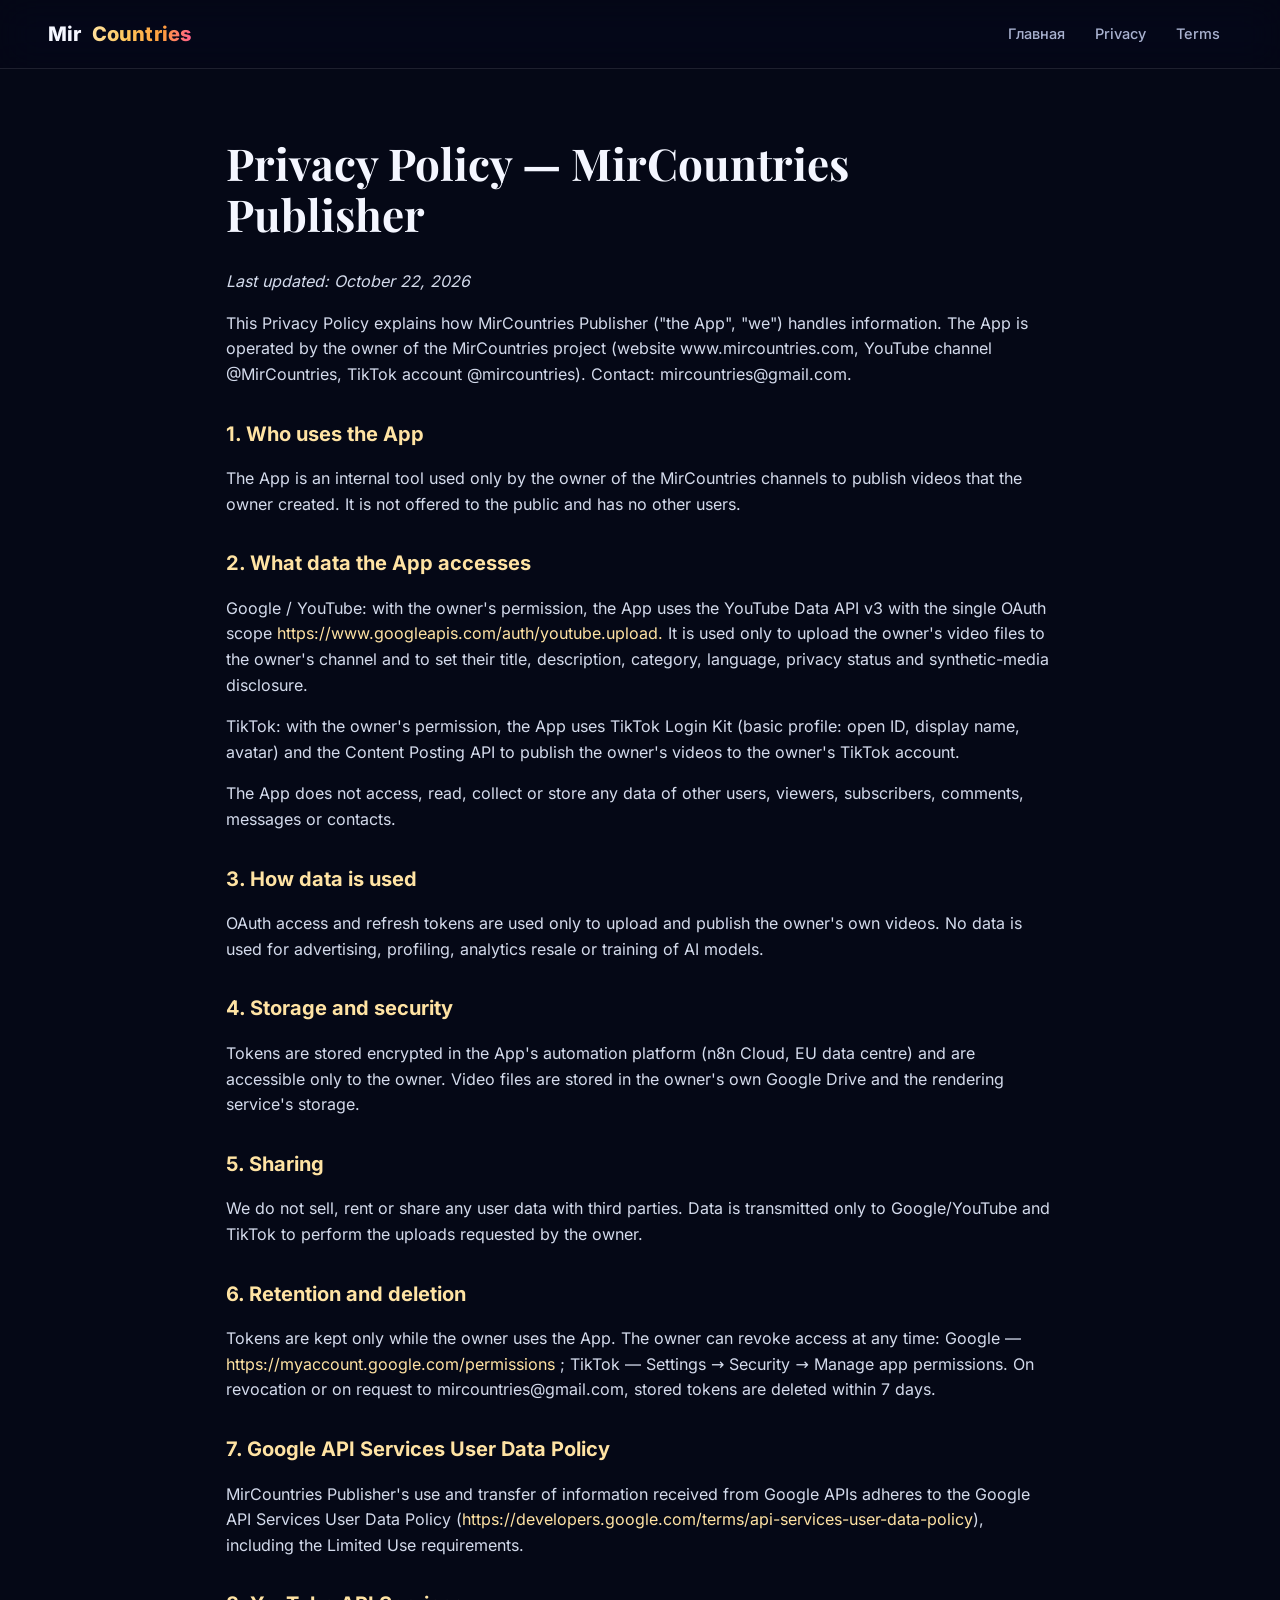
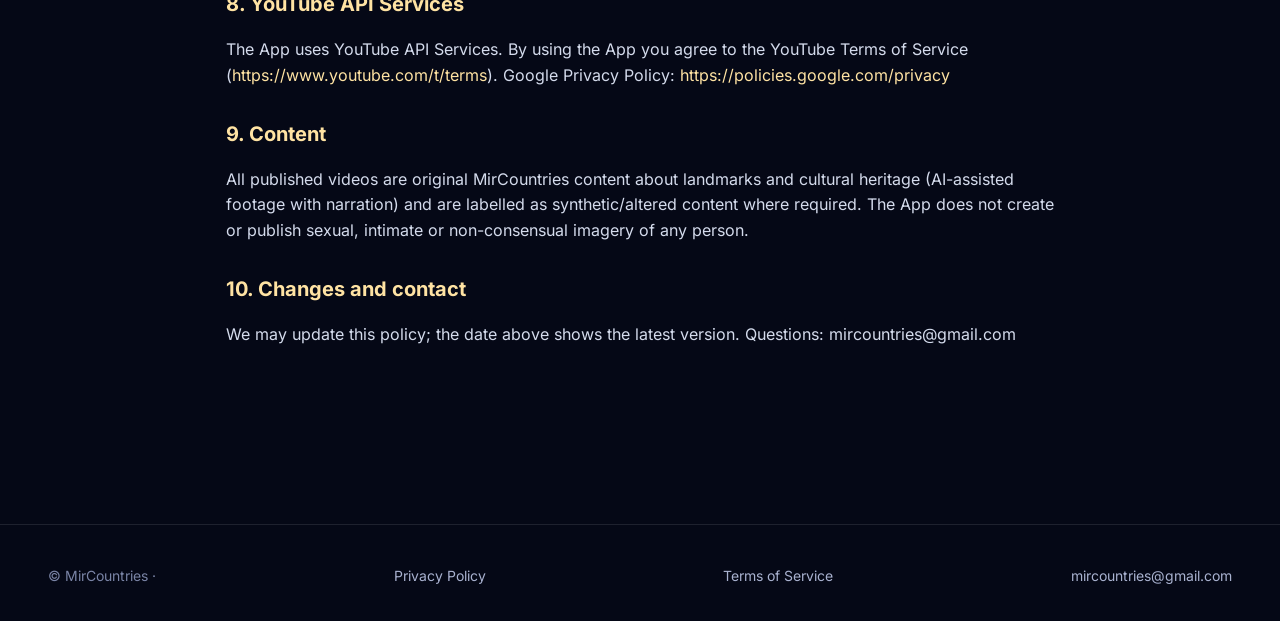
<file: privacy-policy/index.html>
<!doctype html>
<html lang="ru">
<head>
<meta charset="utf-8">
<meta name="viewport" content="width=device-width, initial-scale=1">
<title>Privacy Policy — MirCountries Publisher</title>
<meta name="description" content="Privacy Policy — MirCountries Publisher">
<link rel="canonical" href="https://www.mircountries.com/privacy-policy">
<meta property="og:title" content="MirCountries — святыни мира на 3D-глобусе">
<meta property="og:description" content="Кинематографические фильмы о главных достопримечательностях мира: дрон снаружи, тур внутри, рассказ гида.">
<meta property="og:url" content="https://www.mircountries.com/">
<meta property="og:type" content="website">
<link rel="stylesheet" href="/style.css">
<!-- Travelpayouts Drive (marker 589223) -->
<script nowprocket data-noptimize="1" data-cfasync="false" data-wpfc-render="false" seraph-accel-crit="1" data-no-defer="1" data-cmp-ab="2">
  (function () {
      var script = document.createElement("script");
      script.async = 1;
      script.setAttribute("data-cmp-ab","2");
      script.src = 'https://tpembars.com/NTg5MjIz.js?t=589223';
      document.head.appendChild(script);
  })();
</script>
</head>
<body>
<header class="top"><div class="wrap"><a class="logo" href="/">Mir<span>Countries</span></a>
<nav><a href="/">Главная</a><a href="/privacy-policy">Privacy</a><a href="/terms-of-service">Terms</a></nav></div></header>
<main class="doc"><h1>Privacy Policy — MirCountries Publisher</h1>
<p><em>Last updated: October 22, 2026</em></p>
<p>This Privacy Policy explains how MirCountries Publisher (&quot;the App&quot;, &quot;we&quot;) handles information. The App is operated by the owner of the MirCountries project (website www.mircountries.com, YouTube channel @MirCountries, TikTok account @mircountries). Contact: mircountries@gmail.com.</p>
<h2>1. Who uses the App</h2>
<p>The App is an internal tool used only by the owner of the MirCountries channels to publish videos that the owner created. It is not offered to the public and has no other users.</p>
<h2>2. What data the App accesses</h2>
<p>Google / YouTube: with the owner&#x27;s permission, the App uses the YouTube Data API v3 with the single OAuth scope <a href="https://www.googleapis.com/auth/youtube.upload.">https://www.googleapis.com/auth/youtube.upload.</a> It is used only to upload the owner&#x27;s video files to the owner&#x27;s channel and to set their title, description, category, language, privacy status and synthetic-media disclosure.</p>
<p>TikTok: with the owner&#x27;s permission, the App uses TikTok Login Kit (basic profile: open ID, display name, avatar) and the Content Posting API to publish the owner&#x27;s videos to the owner&#x27;s TikTok account.</p>
<p>The App does not access, read, collect or store any data of other users, viewers, subscribers, comments, messages or contacts.</p>
<h2>3. How data is used</h2>
<p>OAuth access and refresh tokens are used only to upload and publish the owner&#x27;s own videos. No data is used for advertising, profiling, analytics resale or training of AI models.</p>
<h2>4. Storage and security</h2>
<p>Tokens are stored encrypted in the App&#x27;s automation platform (n8n Cloud, EU data centre) and are accessible only to the owner. Video files are stored in the owner&#x27;s own Google Drive and the rendering service&#x27;s storage.</p>
<h2>5. Sharing</h2>
<p>We do not sell, rent or share any user data with third parties. Data is transmitted only to Google/YouTube and TikTok to perform the uploads requested by the owner.</p>
<h2>6. Retention and deletion</h2>
<p>Tokens are kept only while the owner uses the App. The owner can revoke access at any time: Google — <a href="https://myaccount.google.com/permissions">https://myaccount.google.com/permissions</a> ; TikTok — Settings → Security → Manage app permissions. On revocation or on request to mircountries@gmail.com, stored tokens are deleted within 7 days.</p>
<h2>7. Google API Services User Data Policy</h2>
<p>MirCountries Publisher&#x27;s use and transfer of information received from Google APIs adheres to the Google API Services User Data Policy (<a href="https://developers.google.com/terms/api-services-user-data-policy">https://developers.google.com/terms/api-services-user-data-policy</a>), including the Limited Use requirements.</p>
<h2>8. YouTube API Services</h2>
<p>The App uses YouTube API Services. By using the App you agree to the YouTube Terms of Service (<a href="https://www.youtube.com/t/terms">https://www.youtube.com/t/terms</a>). Google Privacy Policy: <a href="https://policies.google.com/privacy">https://policies.google.com/privacy</a></p>
<h2>9. Content</h2>
<p>All published videos are original MirCountries content about landmarks and cultural heritage (AI-assisted footage with narration) and are labelled as synthetic/altered content where required. The App does not create or publish sexual, intimate or non-consensual imagery of any person.</p>
<h2>10. Changes and contact</h2>
<p>We may update this policy; the date above shows the latest version. Questions: mircountries@gmail.com</p></main>
<footer><div class="wrap">© MirCountries · <a href="/privacy-policy">Privacy Policy</a><a href="/terms-of-service">Terms of Service</a><a href="mailto:mircountries@gmail.com">mircountries@gmail.com</a></div></footer>
</body></html>
</file>
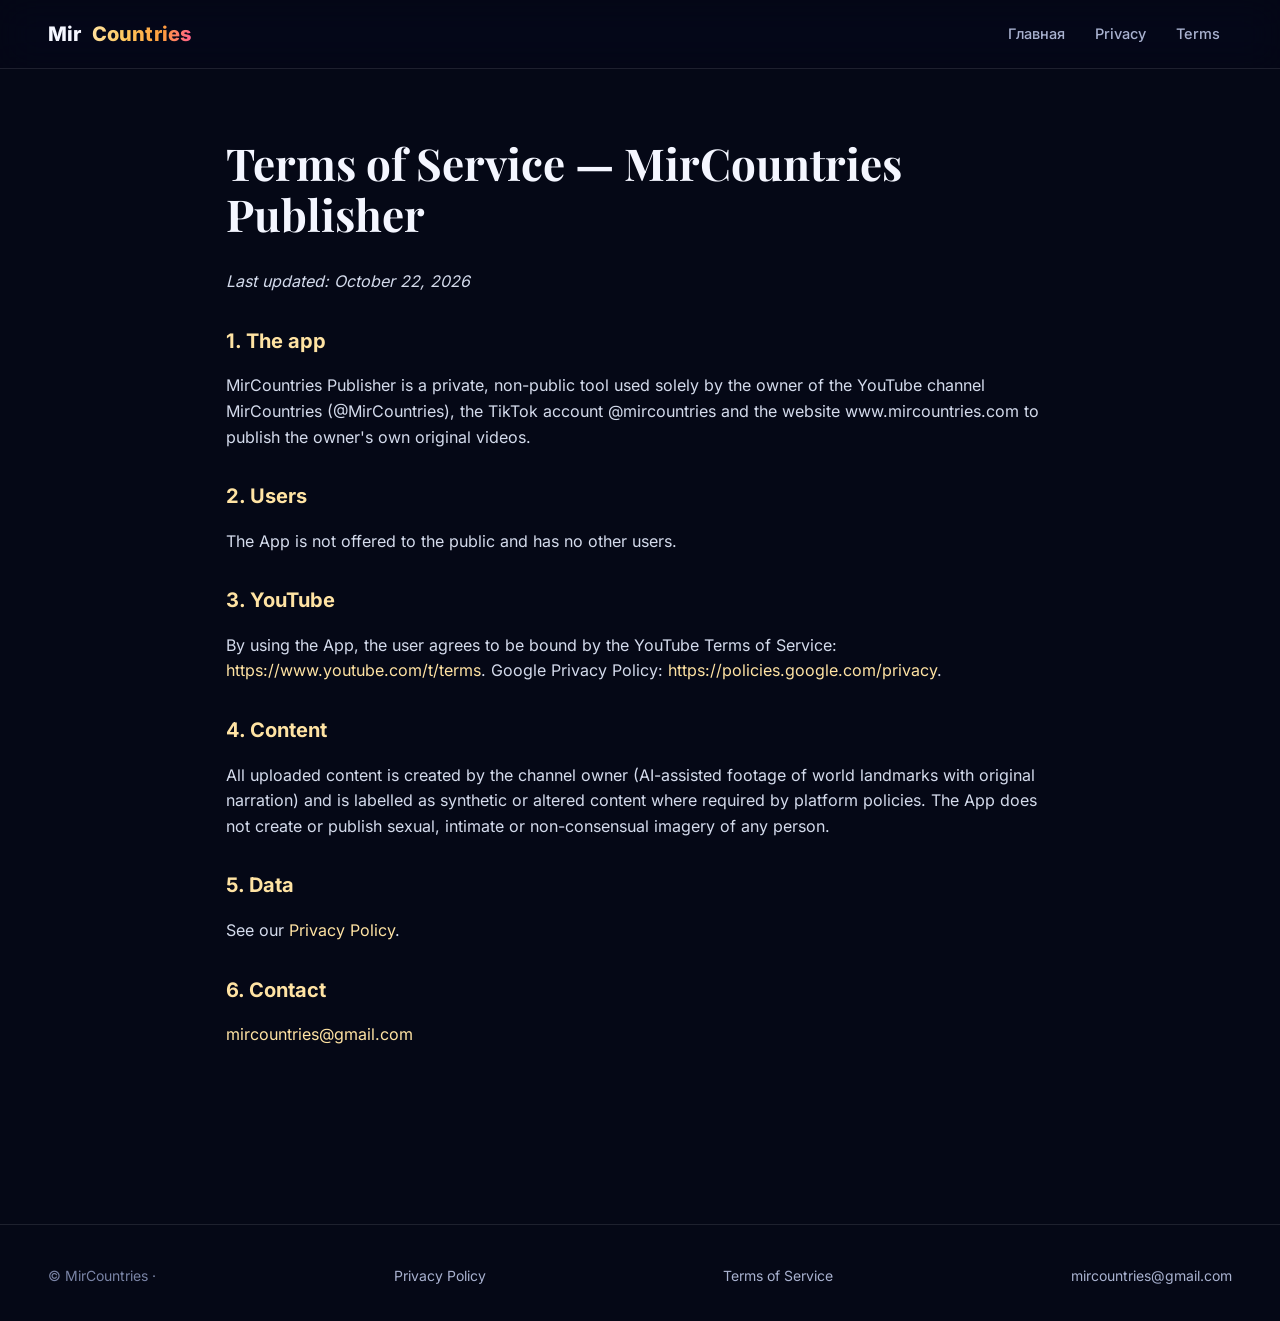
<file: terms-of-service/index.html>
<!doctype html>
<html lang="ru">
<head>
<meta charset="utf-8">
<meta name="viewport" content="width=device-width, initial-scale=1">
<title>Terms of Service — MirCountries Publisher</title>
<meta name="description" content="Terms of Service — MirCountries Publisher">
<link rel="canonical" href="https://www.mircountries.com/terms-of-service">
<meta property="og:title" content="MirCountries — святыни мира на 3D-глобусе">
<meta property="og:description" content="Кинематографические фильмы о главных достопримечательностях мира: дрон снаружи, тур внутри, рассказ гида.">
<meta property="og:url" content="https://www.mircountries.com/">
<meta property="og:type" content="website">
<link rel="stylesheet" href="/style.css">
<!-- Travelpayouts Drive (marker 589223) -->
<script nowprocket data-noptimize="1" data-cfasync="false" data-wpfc-render="false" seraph-accel-crit="1" data-no-defer="1" data-cmp-ab="2">
  (function () {
      var script = document.createElement("script");
      script.async = 1;
      script.setAttribute("data-cmp-ab","2");
      script.src = 'https://tpembars.com/NTg5MjIz.js?t=589223';
      document.head.appendChild(script);
  })();
</script>
</head>
<body>
<header class="top"><div class="wrap"><a class="logo" href="/">Mir<span>Countries</span></a>
<nav><a href="/">Главная</a><a href="/privacy-policy">Privacy</a><a href="/terms-of-service">Terms</a></nav></div></header>
<main class="doc"><h1>Terms of Service — MirCountries Publisher</h1>
<p><em>Last updated: October 22, 2026</em></p>
<h2>1. The app</h2><p>MirCountries Publisher is a private, non-public tool used solely by the owner of the YouTube channel MirCountries (@MirCountries), the TikTok account @mircountries and the website www.mircountries.com to publish the owner's own original videos.</p>
<h2>2. Users</h2><p>The App is not offered to the public and has no other users.</p>
<h2>3. YouTube</h2><p>By using the App, the user agrees to be bound by the YouTube Terms of Service: <a href="https://www.youtube.com/t/terms">https://www.youtube.com/t/terms</a>. Google Privacy Policy: <a href="https://policies.google.com/privacy">https://policies.google.com/privacy</a>.</p>
<h2>4. Content</h2><p>All uploaded content is created by the channel owner (AI-assisted footage of world landmarks with original narration) and is labelled as synthetic or altered content where required by platform policies. The App does not create or publish sexual, intimate or non-consensual imagery of any person.</p>
<h2>5. Data</h2><p>See our <a href="/privacy-policy">Privacy Policy</a>.</p>
<h2>6. Contact</h2><p><a href="mailto:mircountries@gmail.com">mircountries@gmail.com</a></p></main>
<footer><div class="wrap">© MirCountries · <a href="/privacy-policy">Privacy Policy</a><a href="/terms-of-service">Terms of Service</a><a href="mailto:mircountries@gmail.com">mircountries@gmail.com</a></div></footer>
</body></html>
</file>
<file: style.css>
/* MirCountries — дизайн-система сайта */
@font-face{font-family:"Inter";font-style:normal;font-display:swap;font-weight:100 900;src:url(/assets/fonts/inter-cyrillic-wght-normal.woff2) format("woff2");unicode-range:U+0301,U+0400-045F,U+0490-0491,U+04B0-04B1,U+2116}
@font-face{font-family:"Inter";font-style:normal;font-display:swap;font-weight:100 900;src:url(/assets/fonts/inter-latin-wght-normal.woff2) format("woff2");unicode-range:U+0000-00FF,U+0131,U+0152-0153,U+02BB-02BC,U+02C6,U+02DA,U+02DC,U+0304,U+0308,U+0329,U+2000-206F,U+20AC,U+2122,U+2191,U+2193,U+2212,U+2215,U+FEFF,U+FFFD}
@font-face{font-family:"Playfair";font-style:normal;font-display:swap;font-weight:700;src:url(/assets/fonts/playfair-display-cyrillic-700-normal.woff2) format("woff2");unicode-range:U+0301,U+0400-045F,U+0490-0491,U+04B0-04B1,U+2116}
@font-face{font-family:"Playfair";font-style:normal;font-display:swap;font-weight:700;src:url(/assets/fonts/playfair-display-latin-700-normal.woff2) format("woff2");unicode-range:U+0000-00FF,U+2000-206F}
@font-face{font-family:"Playfair";font-style:normal;font-display:swap;font-weight:800;src:url(/assets/fonts/playfair-display-cyrillic-800-normal.woff2) format("woff2");unicode-range:U+0301,U+0400-045F,U+0490-0491,U+04B0-04B1,U+2116}
@font-face{font-family:"Playfair";font-style:normal;font-display:swap;font-weight:800;src:url(/assets/fonts/playfair-display-latin-800-normal.woff2) format("woff2");unicode-range:U+0000-00FF,U+2000-206F}

:root{
  --bg:#050816; --bg2:#0a1028; --panel:rgba(255,255,255,.045); --panel2:rgba(255,255,255,.08);
  --line:rgba(255,255,255,.1); --line2:rgba(255,255,255,.18);
  --text:#f4f6ff; --muted:#a9b2d0; --dim:#7a84a6;
  --gold:#ffc65c; --gold2:#ffe3a3; --amber:#ff9d3d; --rose:#ff5d8f; --violet:#8b7bff; --cyan:#38e1ff; --emerald:#2ee6a6;
  --grad-gold:linear-gradient(100deg,#ffe3a3 0%,#ffc65c 35%,#ff9d3d 70%,#ff5d8f 100%);
  --grad-aurora:linear-gradient(120deg,#8b7bff,#38e1ff 45%,#2ee6a6 70%,#ffc65c);
  --radius:22px; --shadow:0 30px 80px -20px rgba(0,0,0,.65);
  --serif:"Playfair",Georgia,"Times New Roman",serif;
  --sans:"Inter",system-ui,-apple-system,"Segoe UI",Roboto,Arial,sans-serif;
}
*{box-sizing:border-box}
html{scroll-behavior:smooth;-webkit-text-size-adjust:100%}
html,body{margin:0;background:var(--bg);color:var(--text);font-family:var(--sans);line-height:1.6;font-size:16px}
body{overflow-x:hidden;-webkit-font-smoothing:antialiased}
img{max-width:100%;display:block}
a{color:var(--gold2);text-decoration:none}
button{font:inherit;color:inherit}
:focus-visible{outline:2px solid var(--gold);outline-offset:3px;border-radius:8px}
.wrap{max-width:1240px;margin:0 auto;padding:0 16px}
@media(min-width:700px){.wrap{padding:0 28px}}

/* Космический фон: звёзды + северное сияние */
.cosmos{position:fixed;inset:0;z-index:-2;pointer-events:none;background:
  radial-gradient(1px 1px at 12% 18%,#fff8 50%,transparent),radial-gradient(1px 1px at 72% 12%,#fff9 50%,transparent),
  radial-gradient(1.5px 1.5px at 35% 64%,#fff7 50%,transparent),radial-gradient(1px 1px at 88% 48%,#fff8 50%,transparent),
  radial-gradient(1px 1px at 52% 32%,#fff6 50%,transparent),radial-gradient(1.5px 1.5px at 22% 86%,#fff7 50%,transparent),
  radial-gradient(1px 1px at 64% 82%,#fff6 50%,transparent),radial-gradient(1px 1px at 94% 90%,#fff7 50%,transparent),
  radial-gradient(1px 1px at 6% 52%,#fff6 50%,transparent),radial-gradient(1px 1px at 44% 8%,#fff7 50%,transparent),
  var(--bg)}
.aurora{position:absolute;z-index:-1;filter:blur(90px);opacity:.55;border-radius:50%;pointer-events:none}
.aurora.a1{width:620px;height:620px;left:-180px;top:-160px;background:radial-gradient(circle,#6c4dff 0%,transparent 65%)}
.aurora.a2{width:560px;height:560px;right:-160px;top:120px;background:radial-gradient(circle,#00b7ff 0%,transparent 65%)}
.aurora.a3{width:520px;height:520px;left:30%;top:420px;background:radial-gradient(circle,#ff8a3d 0%,transparent 65%);opacity:.32}

/* Шапка */
header.top{position:sticky;top:0;z-index:50;background:rgba(5,8,22,.62);backdrop-filter:saturate(160%) blur(18px);-webkit-backdrop-filter:saturate(160%) blur(18px);border-bottom:1px solid var(--line)}
header.top .wrap{display:flex;align-items:center;justify-content:space-between;height:68px;gap:14px}
.logo{display:flex;align-items:center;gap:10px;font-weight:800;font-size:20px;letter-spacing:.2px;color:var(--text)}
.logo .mark{width:30px;height:30px;flex:none}
.logo span{background:var(--grad-gold);-webkit-background-clip:text;background-clip:text;color:transparent}
header.top nav{display:flex;align-items:center;gap:6px}
header.top nav a{color:var(--muted);font-size:14.5px;font-weight:500;padding:8px 12px;border-radius:999px;transition:color .2s,background .2s}
header.top nav a:hover{color:var(--text);background:var(--panel2)}
.btn{display:inline-flex;align-items:center;justify-content:center;gap:9px;padding:13px 22px;border-radius:999px;font-weight:650;font-size:15px;border:1px solid var(--line2);background:var(--panel);color:var(--text);cursor:pointer;transition:transform .2s,box-shadow .25s,background .2s,border-color .2s;white-space:nowrap}
.btn:hover{transform:translateY(-2px);background:var(--panel2);border-color:rgba(255,255,255,.3)}
.btn.primary{background:var(--grad-gold);color:#1d1203;border:0;box-shadow:0 12px 40px -10px rgba(255,157,61,.7)}
.btn.primary:hover{box-shadow:0 18px 50px -10px rgba(255,157,61,.9)}
.btn.sm{padding:9px 16px;font-size:14px}
.btn svg{width:18px;height:18px;flex:none}
header.top .btn.sm{margin-left:6px}

/* Hero */
.hero{position:relative;padding:56px 0 30px;overflow-x:clip}
.hero .wrap{display:grid;grid-template-columns:minmax(0,1fr) minmax(0,1.3fr);gap:20px;align-items:center}
.eyebrow{display:inline-flex;align-items:center;gap:10px;padding:7px 14px 7px 10px;border-radius:999px;background:var(--panel);border:1px solid var(--line2);font-size:13.5px;color:var(--gold2);font-weight:600;letter-spacing:.2px}
.eyebrow .dot{width:8px;height:8px;border-radius:50%;background:var(--emerald);box-shadow:0 0 0 0 rgba(46,230,166,.7);animation:pulse 2s infinite}
@keyframes pulse{0%{box-shadow:0 0 0 0 rgba(46,230,166,.6)}70%{box-shadow:0 0 0 10px rgba(46,230,166,0)}100%{box-shadow:0 0 0 0 rgba(46,230,166,0)}}
.hero h1{font-family:var(--serif);font-weight:800;font-size:clamp(27px,3.1vw,46px);line-height:1.02;letter-spacing:-.5px;margin:20px 0 18px}
.hero h1 .gr{display:block;background:var(--grad-gold);-webkit-background-clip:text;background-clip:text;color:transparent;padding-bottom:.08em}
.lead{color:var(--muted);font-size:clamp(16px,1.6vw,19px);max-width:560px;margin:0 0 28px}
.cta{display:flex;flex-wrap:wrap;gap:12px;margin-bottom:34px}
.stats{display:grid;grid-template-columns:repeat(4,minmax(0,1fr));gap:12px;max-width:600px}
.stat{padding:16px 14px;border-radius:18px;background:var(--panel);border:1px solid var(--line);backdrop-filter:blur(8px)}
.stat b{display:block;font-family:var(--serif);font-size:clamp(26px,3vw,34px);line-height:1.1;background:var(--grad-gold);-webkit-background-clip:text;background-clip:text;color:transparent}
.stat span{color:var(--muted);font-size:12.5px;line-height:1.3;display:block;margin-top:4px}
.globe-box{position:relative;aspect-ratio:1/1;width:100%;max-width:760px;justify-self:center}
.globe-box::before{content:"";position:absolute;inset:8%;border-radius:50%;background:radial-gradient(circle at 50% 50%,rgba(56,225,255,.38),rgba(139,123,255,.18) 45%,transparent 70%);filter:blur(30px);z-index:-1}
#globe{position:absolute;inset:0;cursor:grab}
#globe:active{cursor:grabbing}
.globe-legend{position:absolute;left:50%;bottom:-6px;transform:translateX(-50%);width:max-content;max-width:100%;display:flex;gap:14px;flex-wrap:wrap;justify-content:center;font-size:12.5px;color:var(--muted);background:rgba(5,8,22,.6);border:1px solid var(--line);padding:7px 14px;border-radius:999px;backdrop-filter:blur(10px);white-space:nowrap}
.globe-legend i{display:inline-block;width:9px;height:9px;border-radius:50%;margin-right:6px;vertical-align:middle}
.globe-tip{background:rgba(10,16,40,.92);border:1px solid rgba(255,198,92,.5);padding:8px 12px;border-radius:12px;color:var(--text);font-family:var(--sans);font-size:13px;box-shadow:0 10px 30px rgba(0,0,0,.4)}
.globe-tip small{color:var(--muted)}

/* Бегущая строка */
.marquee{border-block:1px solid var(--line);background:rgba(255,255,255,.02);overflow:hidden;padding:16px 0;margin-top:34px;mask-image:linear-gradient(90deg,transparent,#000 8%,#000 92%,transparent)}
.marquee .track{display:flex;gap:44px;width:max-content;animation:marq 70s linear infinite}
.marquee span{font-family:var(--serif);font-size:20px;color:var(--dim);white-space:nowrap;display:flex;align-items:center;gap:44px}
.marquee span::after{content:"✦";color:var(--gold);font-size:13px}
@keyframes marq{to{transform:translateX(-50%)}}

/* Секции */
section.block{padding:84px 0 20px;position:relative}
main{overflow-x:clip}
.kicker{display:inline-block;font-size:12.5px;font-weight:700;letter-spacing:2.4px;text-transform:uppercase;color:var(--gold);margin-bottom:12px}
h2.title{font-family:var(--serif);font-weight:800;font-size:clamp(30px,4vw,50px);line-height:1.08;margin:0 0 14px;letter-spacing:-.3px}
h2.title em{font-style:normal;background:var(--grad-aurora);-webkit-background-clip:text;background-clip:text;color:transparent}
.sub{color:var(--muted);font-size:17px;max-width:640px;margin:0 0 36px}
.head-row{display:flex;justify-content:space-between;align-items:flex-end;gap:20px;flex-wrap:wrap}

/* Премьеры */
.films{display:grid;grid-template-columns:repeat(auto-fill,minmax(220px,1fr));gap:18px}
.film{position:relative;aspect-ratio:9/16;border-radius:var(--radius);overflow:hidden;cursor:pointer;border:1px solid var(--line);background:#0b1230;box-shadow:var(--shadow);transition:transform .35s cubic-bezier(.2,.8,.2,1),border-color .3s,box-shadow .35s;isolation:isolate;text-align:left;padding:0;display:block;width:100%}
.film:hover{transform:translateY(-6px) scale(1.015);border-color:rgba(255,198,92,.55);box-shadow:0 30px 80px -18px rgba(255,157,61,.35)}
.film img{position:absolute;inset:0;width:100%;height:100%;object-fit:cover;transform:scale(1.38);transition:transform .8s}
.film:hover img{transform:scale(1.46)}
.film::after{content:"";position:absolute;inset:0;background:linear-gradient(180deg,rgba(5,8,22,0) 38%,rgba(5,8,22,.92) 100%);z-index:1}
.film .meta{position:absolute;left:16px;right:16px;bottom:16px;z-index:2}
.film h3{font-family:var(--serif);font-size:21px;line-height:1.15;margin:0 0 6px}
.film .loc{color:var(--muted);font-size:13px}
.film .play{position:absolute;top:50%;left:50%;width:66px;height:66px;margin:-33px 0 0 -33px;border-radius:50%;background:rgba(255,255,255,.16);backdrop-filter:blur(10px);border:1px solid rgba(255,255,255,.4);display:grid;place-items:center;z-index:2;transition:transform .3s,background .3s}
.film:hover .play{transform:scale(1.12);background:rgba(255,198,92,.9)}
.film .play svg{width:24px;height:24px;margin-left:3px}
.film .tag{position:absolute;top:14px;left:14px;z-index:2}
.pill{white-space:nowrap;display:inline-flex;align-items:center;gap:6px;font-size:11.5px;font-weight:700;padding:5px 10px;border-radius:999px;letter-spacing:.3px;background:rgba(5,8,22,.6);backdrop-filter:blur(8px);border:1px solid var(--line2)}
.pill.done{color:#9ff7d1;border-color:rgba(46,230,166,.45)}
.pill.soon{color:var(--gold2);border-color:rgba(255,198,92,.4)}
.film.upcoming{cursor:pointer}
.film.upcoming .art{position:absolute;inset:0}
.film.upcoming .art .glyph{bottom:auto;top:16%;right:-12%;width:82%;opacity:.18}

/* Обложки-арт для объектов без кадра */
.art{background:var(--g,linear-gradient(150deg,#6d5dfc,#1e1b4b));position:relative;overflow:hidden}
.art::before{content:"";position:absolute;inset:0;background:radial-gradient(circle at 80% 10%,rgba(255,255,255,.28),transparent 45%),radial-gradient(circle at 10% 100%,rgba(0,0,0,.45),transparent 55%)}
.art .glyph{position:absolute;right:-6%;bottom:-4%;width:78%;opacity:.22;color:#fff}
.art .num{position:absolute;left:16px;top:44px;font-family:var(--serif);font-size:44px;font-weight:800;color:rgba(255,255,255,.22);line-height:1}

/* Как снимаем */
.steps{display:grid;grid-template-columns:repeat(3,minmax(0,1fr));gap:18px}
.step{position:relative;padding:30px 26px;border-radius:var(--radius);background:linear-gradient(160deg,rgba(255,255,255,.07),rgba(255,255,255,.02));border:1px solid var(--line);overflow:hidden}
.step::after{content:"";position:absolute;width:220px;height:220px;right:-80px;top:-80px;border-radius:50%;background:radial-gradient(circle,var(--c,#8b7bff),transparent 70%);opacity:.35}
.step .ic{width:54px;height:54px;border-radius:16px;display:grid;place-items:center;background:var(--panel2);border:1px solid var(--line2);margin-bottom:20px}
.step .ic svg{width:26px;height:26px;color:var(--gold)}
.step .n{position:absolute;right:22px;top:20px;font-family:var(--serif);font-size:56px;font-weight:800;color:rgba(255,255,255,.07);line-height:1}
.step h3{font-size:20px;margin:0 0 8px}
.step p{margin:0;color:var(--muted);font-size:15px}

/* Категории */
.cats{display:grid;grid-template-columns:repeat(auto-fill,minmax(min(165px,44%),1fr));gap:14px;margin-bottom:26px}
.cat{position:relative;overflow:hidden;text-align:left;cursor:pointer;min-height:168px;padding:18px;border-radius:var(--radius);border:1px solid var(--line);background:var(--g);color:#fff;display:flex;flex-direction:column;justify-content:flex-end;gap:4px;transition:transform .3s cubic-bezier(.2,.8,.2,1),box-shadow .3s,border-color .3s;isolation:isolate}
.cat::before{content:"";position:absolute;inset:0;z-index:-1;background:radial-gradient(circle at 85% 0%,rgba(255,255,255,.3),transparent 50%),linear-gradient(180deg,transparent 30%,rgba(5,8,22,.55))}
.cat .glyph{position:absolute;right:-8px;top:-6px;width:96px;opacity:.35;z-index:-1}
.cat b{font-family:var(--serif);font-size:20px;line-height:1.15}
.cat small{color:rgba(255,255,255,.78);font-size:12.5px;line-height:1.35}
.cat .cnt{align-self:flex-start;font-size:11.5px;font-weight:700;padding:4px 10px;border-radius:999px;background:rgba(5,8,22,.45);border:1px solid rgba(255,255,255,.25);margin-bottom:auto}
.cat:hover:not(:disabled),.cat[aria-pressed="true"]{transform:translateY(-4px);box-shadow:0 24px 50px -20px var(--c);border-color:rgba(255,255,255,.55)}
.cat[aria-pressed="true"]{outline:2px solid #fff;outline-offset:2px}
.cat.soon{filter:saturate(.6) brightness(.8);cursor:default}
.cat:disabled{color:#fff;opacity:1}
@media(max-width:600px){.cat{min-height:150px;padding:14px}.cat b{font-size:17px}.cat .glyph{width:70px}}
.faith-row{display:flex;flex-wrap:wrap;align-items:center;gap:12px}
.faith-row[hidden]{display:none}
.faith-label{color:var(--muted);font-size:14px;font-weight:600}

/* Традиции */
.faiths{display:flex;flex-wrap:wrap;gap:10px}
.faith{display:inline-flex;align-items:center;gap:10px;padding:10px 16px 10px 10px;border-radius:999px;background:var(--panel);border:1px solid var(--line);cursor:pointer;font-size:14.5px;font-weight:600;color:var(--text);transition:all .2s}
.faith .sw{width:26px;height:26px;border-radius:50%;background:var(--g);box-shadow:0 0 18px -2px var(--c)}
.faith b{color:var(--muted);font-weight:600}
.faith:hover,.faith[aria-pressed="true"]{border-color:var(--c);background:rgba(255,255,255,.08);transform:translateY(-2px)}

/* Каталог */
.toolbar{display:flex;gap:10px;flex-wrap:wrap;margin:26px 0 22px}
.search{position:relative;flex:1 1 280px}
.search svg{position:absolute;left:16px;top:50%;width:18px;height:18px;margin-top:-9px;color:var(--dim)}
.toolbar input,.toolbar select{width:100%;background:rgba(255,255,255,.05);color:var(--text);border:1px solid var(--line2);border-radius:999px;padding:13px 18px;font-size:15px;font-family:inherit;outline:none;transition:border-color .2s,background .2s}
.toolbar input{padding-left:44px}
.toolbar input:focus,.toolbar select:focus{border-color:var(--gold);background:rgba(255,255,255,.08)}
.toolbar select{flex:0 1 220px;width:auto;appearance:none;background-image:url("data:image/svg+xml,%3Csvg xmlns='http://www.w3.org/2000/svg' width='12' height='8' fill='none' stroke='%23a9b2d0' stroke-width='2'%3E%3Cpath d='M1 1l5 5 5-5'/%3E%3C/svg%3E");background-repeat:no-repeat;background-position:right 18px center;padding-right:42px}
.toolbar select option{background:#0a1028}
.seg{display:inline-flex;padding:4px;border-radius:999px;background:rgba(255,255,255,.05);border:1px solid var(--line2)}
.seg button{border:0;background:none;padding:9px 14px;white-space:nowrap;border-radius:999px;cursor:pointer;color:var(--muted);font-weight:600;font-size:14px}
.seg button[aria-pressed="true"]{background:var(--text);color:#0a1028}
.grid{display:grid;grid-template-columns:repeat(auto-fill,minmax(270px,1fr));gap:18px}
.card{position:relative;border-radius:var(--radius);overflow:hidden;border:1px solid var(--line);background:#0b1230;cursor:pointer;transition:transform .3s cubic-bezier(.2,.8,.2,1),border-color .3s,box-shadow .3s;text-align:left;padding:0;display:flex;flex-direction:column;width:100%}
.card:hover{transform:translateY(-5px);border-color:var(--c,rgba(255,198,92,.5));box-shadow:0 26px 60px -24px var(--c,rgba(255,157,61,.5))}
.card .art{height:150px;flex:none}
.card .art img{position:absolute;inset:0;width:100%;height:100%;object-fit:cover}
.card .art .pill{position:absolute;top:12px;left:12px;z-index:2}
.card .art .ft{position:absolute;top:12px;right:12px;z-index:2;font-size:11px;font-weight:700;letter-spacing:.6px;text-transform:uppercase;color:rgba(255,255,255,.85)}
.card .body{padding:16px 18px 18px}
.card h3{font-size:16.5px;line-height:1.3;margin:0 0 6px;font-weight:700}
.card .loc{color:var(--muted);font-size:13.5px;display:flex;align-items:center;gap:6px}
.card .loc svg{width:14px;height:14px;flex:none;color:var(--dim)}
.more{display:flex;justify-content:center;margin-top:30px}
.empty{color:var(--muted);text-align:center;padding:40px 0}

/* Путешествия */
.travel{display:grid;grid-template-columns:repeat(2,minmax(0,1fr));gap:18px}
.tcard{position:relative;padding:34px 30px;border-radius:26px;overflow:hidden;border:1px solid var(--line);min-height:240px;display:flex;flex-direction:column;justify-content:flex-end;color:var(--text);transition:transform .3s}
.tcard:hover{transform:translateY(-4px)}
.tcard.h{background:radial-gradient(circle at 85% 0%,rgba(56,225,255,.45),transparent 55%),linear-gradient(150deg,#123a6b,#0a1028 70%)}
.tcard.e{background:radial-gradient(circle at 85% 0%,rgba(255,93,143,.45),transparent 55%),linear-gradient(150deg,#5a1a4a,#0a1028 70%)}
.tcard .big{position:absolute;right:24px;top:22px;width:64px;height:64px;color:rgba(255,255,255,.9)}
.tcard h3{font-family:var(--serif);font-size:30px;margin:0 0 8px}
.tcard p{color:var(--muted);margin:0 0 18px;max-width:420px}
.tcard .btn{align-self:flex-start}
.note{color:var(--dim);font-size:13px;margin-top:14px}

/* Подписка */
.subscribe{margin-top:90px;position:relative;border-radius:32px;overflow:hidden;padding:60px 28px;text-align:center;border:1px solid rgba(255,198,92,.3);background:radial-gradient(circle at 20% 0%,rgba(139,123,255,.55),transparent 50%),radial-gradient(circle at 85% 100%,rgba(255,157,61,.5),transparent 55%),linear-gradient(135deg,#140f3a,#0a1028)}
.subscribe h2{font-family:var(--serif);font-size:clamp(30px,4.4vw,54px);line-height:1.08;margin:0 0 14px}
.subscribe p{color:#d6dbf3;font-size:18px;max-width:620px;margin:0 auto 30px}
.socials{display:flex;flex-wrap:wrap;gap:12px;justify-content:center}
.soc{display:inline-flex;align-items:center;gap:10px;padding:13px 20px;border-radius:16px;background:rgba(255,255,255,.08);border:1px solid var(--line2);color:var(--text);font-weight:650;transition:transform .2s,background .2s}
.soc:hover{transform:translateY(-3px);background:rgba(255,255,255,.14)}
.soc svg{width:20px;height:20px}
.soc.yt svg{color:#ff3b3b}.soc.tt svg{color:#2ef2ea}.soc.ig svg{color:#ff6fa8}.soc.fb svg{color:#4d8dff}.soc.tg svg{color:#3ab8ff}

/* О проекте */
.about{display:grid;grid-template-columns:minmax(0,1fr) minmax(0,1fr);gap:18px}
.about .box{padding:28px;border-radius:var(--radius);background:var(--panel);border:1px solid var(--line)}
.about h3{margin:0 0 10px;font-size:19px}
.about p{color:var(--muted);font-size:14.5px;margin:0 0 10px}

/* Подвал */
footer{margin-top:90px;border-top:1px solid var(--line);padding:40px 0 34px;color:var(--dim);font-size:14px}
footer .wrap{display:flex;flex-wrap:wrap;gap:20px;justify-content:space-between;align-items:center}
footer nav{display:flex;flex-wrap:wrap;gap:18px}
footer a{color:var(--muted)}
footer a:hover{color:var(--text)}

/* Модальное окно объекта */
dialog.modal{border:0;padding:0;background:transparent;color:var(--text);max-width:min(980px,calc(100% - 24px));width:100%;max-height:calc(100% - 24px)}
dialog.modal::backdrop{background:rgba(3,5,14,.78);backdrop-filter:blur(8px)}
dialog.modal[open]{animation:pop .35s cubic-bezier(.2,.8,.2,1)}
@keyframes pop{from{opacity:0;transform:translateY(16px) scale(.98)}to{opacity:1;transform:none}}
.mbox{display:grid;grid-template-columns:minmax(0,340px) minmax(0,1fr);border-radius:28px;overflow:hidden;background:#0b1230;border:1px solid var(--line2);box-shadow:0 40px 120px rgba(0,0,0,.6)}
.mmedia{position:relative;aspect-ratio:9/16;background:#000}
.mmedia iframe{position:absolute;inset:0;width:100%;height:100%;border:0}
.mmedia .art{position:absolute;inset:0}
.mmedia .soon{position:absolute;left:20px;right:20px;bottom:24px;z-index:2;font-size:14px;color:#e8ecff}
.minfo{padding:30px 30px 28px;display:flex;flex-direction:column;gap:14px;overflow:auto;max-height:calc(100vh - 24px)}
.minfo h3{font-family:var(--serif);font-size:clamp(24px,3vw,34px);line-height:1.12;margin:0}
.facts{display:grid;grid-template-columns:repeat(2,minmax(0,1fr));gap:10px}
.fact{padding:12px 14px;border-radius:14px;background:var(--panel);border:1px solid var(--line)}
.fact span{display:block;font-size:11.5px;color:var(--dim);text-transform:uppercase;letter-spacing:1px}
.fact b{font-weight:600;font-size:14.5px}
.mactions{display:flex;flex-wrap:wrap;gap:10px;margin-top:auto}
.mclose{position:absolute;top:14px;right:14px;width:42px;height:42px;border-radius:50%;border:1px solid var(--line2);background:rgba(5,8,22,.7);cursor:pointer;display:grid;place-items:center;z-index:5;font-size:22px;line-height:1}
.mclose:hover{background:rgba(255,255,255,.12)}
.disclaimer{color:var(--dim);font-size:12px;margin:0}

/* Появление при прокрутке */
.reveal{opacity:0;transform:translateY(26px);transition:opacity .8s ease,transform .8s cubic-bezier(.2,.8,.2,1)}
.reveal.in{opacity:1;transform:none}

/* Документы (privacy / terms) */
.doc{max-width:860px;margin:0 auto;padding:40px 16px 70px}
.doc h1{font-family:var(--serif);font-size:clamp(30px,4vw,44px);line-height:1.15}
.doc h2{font-size:20px;margin-top:30px;color:var(--gold2)}
.doc p,.doc li{color:#d4dbec}

@media(max-width:980px){
  .hero .wrap{grid-template-columns:minmax(0,1fr)}
  .globe-box{max-width:784px;order:-1;margin-top:-10px}
  .steps,.travel,.about{grid-template-columns:minmax(0,1fr)}
  header.top nav a.opt{display:none}
  .mbox{grid-template-columns:minmax(0,1fr)}
  .mmedia{aspect-ratio:auto;height:min(56vh,520px)}
  .mmedia.soon-media{height:min(34vh,300px)}
}
@media(max-width:600px){
  .stats{grid-template-columns:repeat(2,minmax(0,1fr))}
  header.top nav a:not(.btn){display:none}
  .films{grid-template-columns:repeat(2,minmax(0,1fr));gap:12px}
  .film h3{font-size:16px}
  .film .play{width:52px;height:52px;margin:-26px 0 0 -26px}
  .toolbar select{flex:1 1 100%}
  .seg{width:100%}.seg button{flex:1}
  .globe-legend{font-size:11.5px;gap:10px}
  .minfo{padding:22px 18px}
  .facts{grid-template-columns:minmax(0,1fr)}
  section.block{padding-top:64px}
}
@media(prefers-reduced-motion:reduce){
  *,*::before,*::after{animation:none!important;transition:none!important;scroll-behavior:auto!important}
  .reveal{opacity:1;transform:none}
}
</file>
